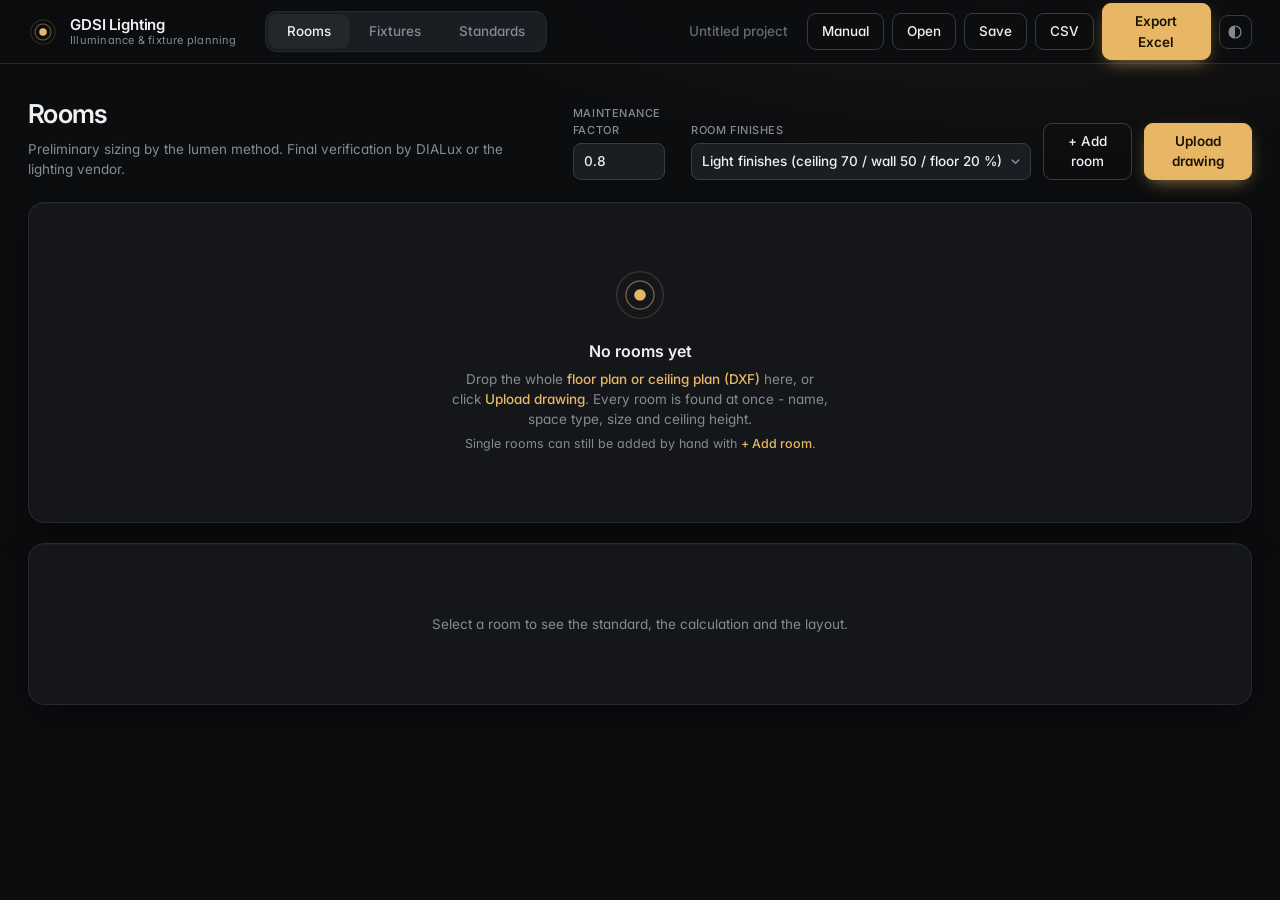
<file: index.html>
<!DOCTYPE html>
<html lang="en">
<head>
<meta charset="utf-8">
<meta name="viewport" content="width=1280">
<title>GDSI Lighting Calculator</title>
<link rel="icon" href="data:image/svg+xml,%3Csvg xmlns='http://www.w3.org/2000/svg' viewBox='0 0 32 32'%3E%3Crect width='32' height='32' rx='8' fill='%2315171a'/%3E%3Ccircle cx='16' cy='16' r='9' fill='none' stroke='%23e7b765' stroke-opacity='.4' stroke-width='1.5'/%3E%3Ccircle cx='16' cy='16' r='4.5' fill='%23e7b765'/%3E%3C/svg%3E">
<script>try { var t = localStorage.getItem("gdsiLighting.theme"); if (t) document.documentElement.setAttribute("data-theme", t); } catch (e) {}</script>
<link rel="preconnect" href="https://fonts.googleapis.com">
<link rel="preconnect" href="https://fonts.gstatic.com" crossorigin>
<link rel="stylesheet" href="https://fonts.googleapis.com/css2?family=Inter:wght@400;500;600;700&display=swap">
<link rel="stylesheet" href="style.css?v=7">
</head>
<body>
<header class="top">
  <div class="brand">
    <svg class="logo" viewBox="0 0 32 32" aria-hidden="true"><circle cx="16" cy="16" r="13" class="l3"/><circle cx="16" cy="16" r="8.5" class="l2"/><circle cx="16" cy="16" r="4" class="l1"/></svg>
    <div class="brand-t"><b>GDSI Lighting</b><span>Illuminance &amp; fixture planning</span></div>
  </div>
  <nav class="tabs" id="tabs">
    <button data-tab="rooms" class="on">Rooms</button>
    <button data-tab="fixtures">Fixtures</button>
    <button data-tab="standards">Standards</button>
  </nav>
  <div class="proj">
    <input id="projName" type="text" placeholder="Untitled project" aria-label="Project name">
    <a id="lnkManual" class="btnlink ghost" href="manual/" target="_blank" rel="noopener" title="User manual (opens in a new tab)">Manual</a>
    <button id="btnOpen" class="ghost">Open</button>
    <button id="btnSave" class="ghost">Save</button>
    <button id="btnCsv" class="ghost" title="Plain CSV schedule">CSV</button>
    <button id="btnXlsx" class="primary" title="Formatted Excel schedule">Export Excel</button>
    <button id="btnTheme" class="icon" title="Switch light / dark" aria-label="Switch light / dark">
      <svg viewBox="0 0 20 20" aria-hidden="true"><path d="M10 2.5a7.5 7.5 0 1 0 0 15z" fill="currentColor"/><circle cx="10" cy="10" r="7.5" fill="none" stroke="currentColor" stroke-width="1.5"/></svg>
    </button>
    <input id="fileOpen" type="file" accept=".json" hidden>
  </div>
</header>

<main>
  <!-- ROOMS -->
  <section id="tab-rooms" class="tab on">
    <div class="head">
      <div class="title">
        <h1>Rooms</h1>
        <p>Preliminary sizing by the lumen method. Final verification by DIALux or the lighting vendor.</p>
      </div>
      <div class="ctl">
        <label>Maintenance factor
          <input id="setMf" type="number" min="0.5" max="1" step="0.05">
        </label>
        <label>Room finishes
          <select id="setRefl"></select>
        </label>
        <button id="btnAdd" class="ghost">+ Add room</button>
        <button id="btnImport" class="primary" title="Floor plan or reflected ceiling plan, DXF">Upload drawing</button>
        <input id="fileDwg" type="file" accept=".dxf,.dwg" hidden>
      </div>
    </div>
    <div id="summary" class="summary"></div>
    <div class="split">
      <div class="left">
        <div class="card tablecard">
          <table class="grid" id="roomTable">
            <thead>
              <tr>
                <th class="c-no">#</th>
                <th>Room name</th>
                <th>Space type</th>
                <th class="c-n">Length<br>(m)</th>
                <th class="c-n">Width<br>(m)</th>
                <th class="c-n">Ceiling<br>(m)</th>
                <th class="c-n">Target<br>(lux)</th>
                <th>Fixture</th>
                <th class="c-n">Qty</th>
                <th class="c-n">Result<br>(lux)</th>
                <th>Check</th>
                <th></th>
              </tr>
            </thead>
            <tbody id="roomBody"></tbody>
          </table>
          <div id="emptyRooms" class="empty">
            <svg viewBox="0 0 48 48" aria-hidden="true"><circle cx="24" cy="24" r="20" class="l3"/><circle cx="24" cy="24" r="12" class="l2"/><circle cx="24" cy="24" r="5" class="l1"/></svg>
            <b>No rooms yet</b>
            <span>Drop the whole <em>floor plan or ceiling plan (DXF)</em> here, or click <em>Upload drawing</em>. Every room is found at once - name, space type, size and ceiling height.</span>
            <span class="hint">Single rooms can still be added by hand with <em>+ Add room</em>.</span>
          </div>
        </div>
      </div>
      <aside class="right card" id="detail"></aside>
    </div>
  </section>

  <!-- FIXTURES -->
  <section id="tab-fixtures" class="tab">
    <div class="head">
      <div class="title">
        <h1>Fixtures</h1>
        <p>Built-in items are generic placeholders. Register the fixtures actually used on site - they appear at the top of the fixture list.</p>
      </div>
      <div class="ctl">
        <button id="btnFxImport" class="ghost">Import fixtures</button>
        <button id="btnFxExport" class="ghost">Export fixtures</button>
        <input id="fileFx" type="file" accept=".json" hidden>
      </div>
    </div>
    <div class="split">
      <div class="left">
        <div class="card tablecard">
          <table class="grid" id="fxTable">
            <thead>
              <tr><th>Name</th><th>Type</th><th class="c-n">Output</th><th class="c-n">Power</th><th class="c-n">lm/W</th><th class="c-n">CCT (K)</th><th class="c-n">CRI</th><th>Status</th><th></th></tr>
            </thead>
            <tbody id="fxBody"></tbody>
          </table>
        </div>
      </div>
      <aside class="right card">
        <h3 id="fxFormTitle">Register a fixture</h3>
        <form id="fxForm" class="form">
          <label>Name / model <input name="name" type="text" required placeholder="e.g. Maker ABC-1234 downlight"></label>
          <label>Type
            <select name="kind">
              <option value="point">Point (downlight, spot, panel, high bay)</option>
              <option value="linear">Linear (batten, pendant line)</option>
              <option value="surface">Surface Light (luminous ceiling)</option>
            </select>
          </label>
          <div class="two">
            <label><span id="lblLm">Luminous flux (lm per fixture)</span> <input name="lm" type="number" min="1" step="any" required></label>
            <label><span id="lblW">Power (W per fixture)</span> <input name="watt" type="number" min="0" step="any" required></label>
            <label>Colour temperature (K) <input name="cct" type="number" min="1000" step="100"></label>
            <label>CRI (Ra) <input name="cri" type="number" min="0" max="100" step="1"></label>
            <label id="rowShr">Max spacing / mounting height <input name="shr" type="number" min="0.5" max="3" step="0.1" placeholder="1.5"></label>
            <label id="rowLen">Length (m) <input name="length" type="number" min="0.1" step="0.1" placeholder="1.2"></label>
          </div>
          <label>Note <input name="note" type="text" placeholder="datasheet link, IP rating, etc."></label>
          <div class="formbtn">
            <button type="submit" class="primary" id="fxSubmit">Register</button>
            <button type="button" class="ghost" id="fxCancel" hidden>Cancel</button>
          </div>
        </form>
      </aside>
    </div>
  </section>

  <!-- STANDARDS -->
  <section id="tab-standards" class="tab">
    <div class="head">
      <div class="title">
        <h1>Standards</h1>
        <p><span class="badge manual">GDSI MANUAL</span> figure from the GDSI 2.0 Guideline.
        <span class="badge supp">IS 3646</span> used only where the manual gives no figure.
        <span class="badge none">ENTER</span> no figure found - the designer enters the target.</p>
      </div>
    </div>
    <div class="card tablecard">
      <table class="grid" id="stdTable">
        <thead><tr><th>Space type</th><th class="c-n">Min</th><th class="c-n">Design</th><th class="c-n">Max</th><th class="c-n">CCT (K)</th><th>Source</th><th>Note</th></tr></thead>
        <tbody id="stdBody"></tbody>
      </table>
    </div>
  </section>
</main>

<!-- DRAWING IMPORT -->
<div id="imp" class="modal" hidden>
  <div class="m-box card" role="dialog" aria-labelledby="impTitle">
    <div class="m-head">
      <div><h2 id="impTitle">Import drawing</h2><p id="impFile" class="hint"></p></div>
      <button class="icon" id="impClose" title="Close" aria-label="Close">&times;</button>
    </div>
    <div class="m-ctl ctl">
      <label>Units
        <select id="impUnit"><option value="0.001">mm</option><option value="0.01">cm</option><option value="1">m</option><option value="0.0254">inch</option><option value="0.3048">feet</option></select>
      </label>
      <label>Find rooms by
        <select id="impMode"><option value="outline">Room outlines (closed polylines)</option><option value="walls">Wall lines + room names</option></select>
      </label>
      <label id="impLayerRow">Outline layer <select id="impLayer"></select></label>
      <label id="impGapRow">Bridge door gaps up to (m) <input id="impGap" type="number" min="0" max="6" step="0.1"></label>
      <label id="impSplitRow" class="chk"><input type="checkbox" id="impSplit" checked> Divide open-plan areas by room names</label>
      <details id="impWallsRow" class="layers"><summary>Wall layers <b id="impWallsN"></b></summary><div id="impWalls"></div></details>
    </div>
    <div class="m-body">
      <div class="m-canvas"><canvas id="impCanvas"></canvas></div>
      <div class="m-list">
        <table class="grid">
          <thead><tr><th class="c-no"><input type="checkbox" id="impAll" title="Select all"></th><th>Room name</th><th>Space type</th><th class="c-n">Area<br>(m²)</th><th class="c-n">L × W<br>(m)</th><th class="c-n">Ceiling<br>(m)</th></tr></thead>
          <tbody id="impBody"></tbody>
        </table>
        <p id="impMsg" class="m-msg"></p>
      </div>
    </div>
    <div class="m-foot">
      <label class="chk"><input type="radio" name="impMerge" value="add" checked> Add to current rooms</label>
      <label class="chk"><input type="radio" name="impMerge" value="replace"> Replace current rooms</label>
      <label class="chk" title="Upload the floor plan first, then the ceiling plan: rooms with the same name take the ceiling height instead of being added twice"><input type="checkbox" id="impUpd" checked> Same name: update the existing room</label>
      <span class="sp"></span>
      <button class="ghost" id="impCancel">Cancel</button>
      <button class="primary" id="impOk">Add rooms</button>
    </div>
  </div>
</div>
<div id="dropHint" class="drop" hidden><div><b>Drop the DXF drawing</b><span>Floor plan or reflected ceiling plan</span></div></div>

<script src="data/standards.js?v=7"></script>
<script src="data/fixtures.js?v=7"></script>
<script src="js/calc.js?v=7"></script>
<script src="js/dxf.js?v=7"></script>
<script src="js/xlsx.js?v=7"></script>
<script src="js/app.js?v=7"></script>
</body>
</html>
</file>
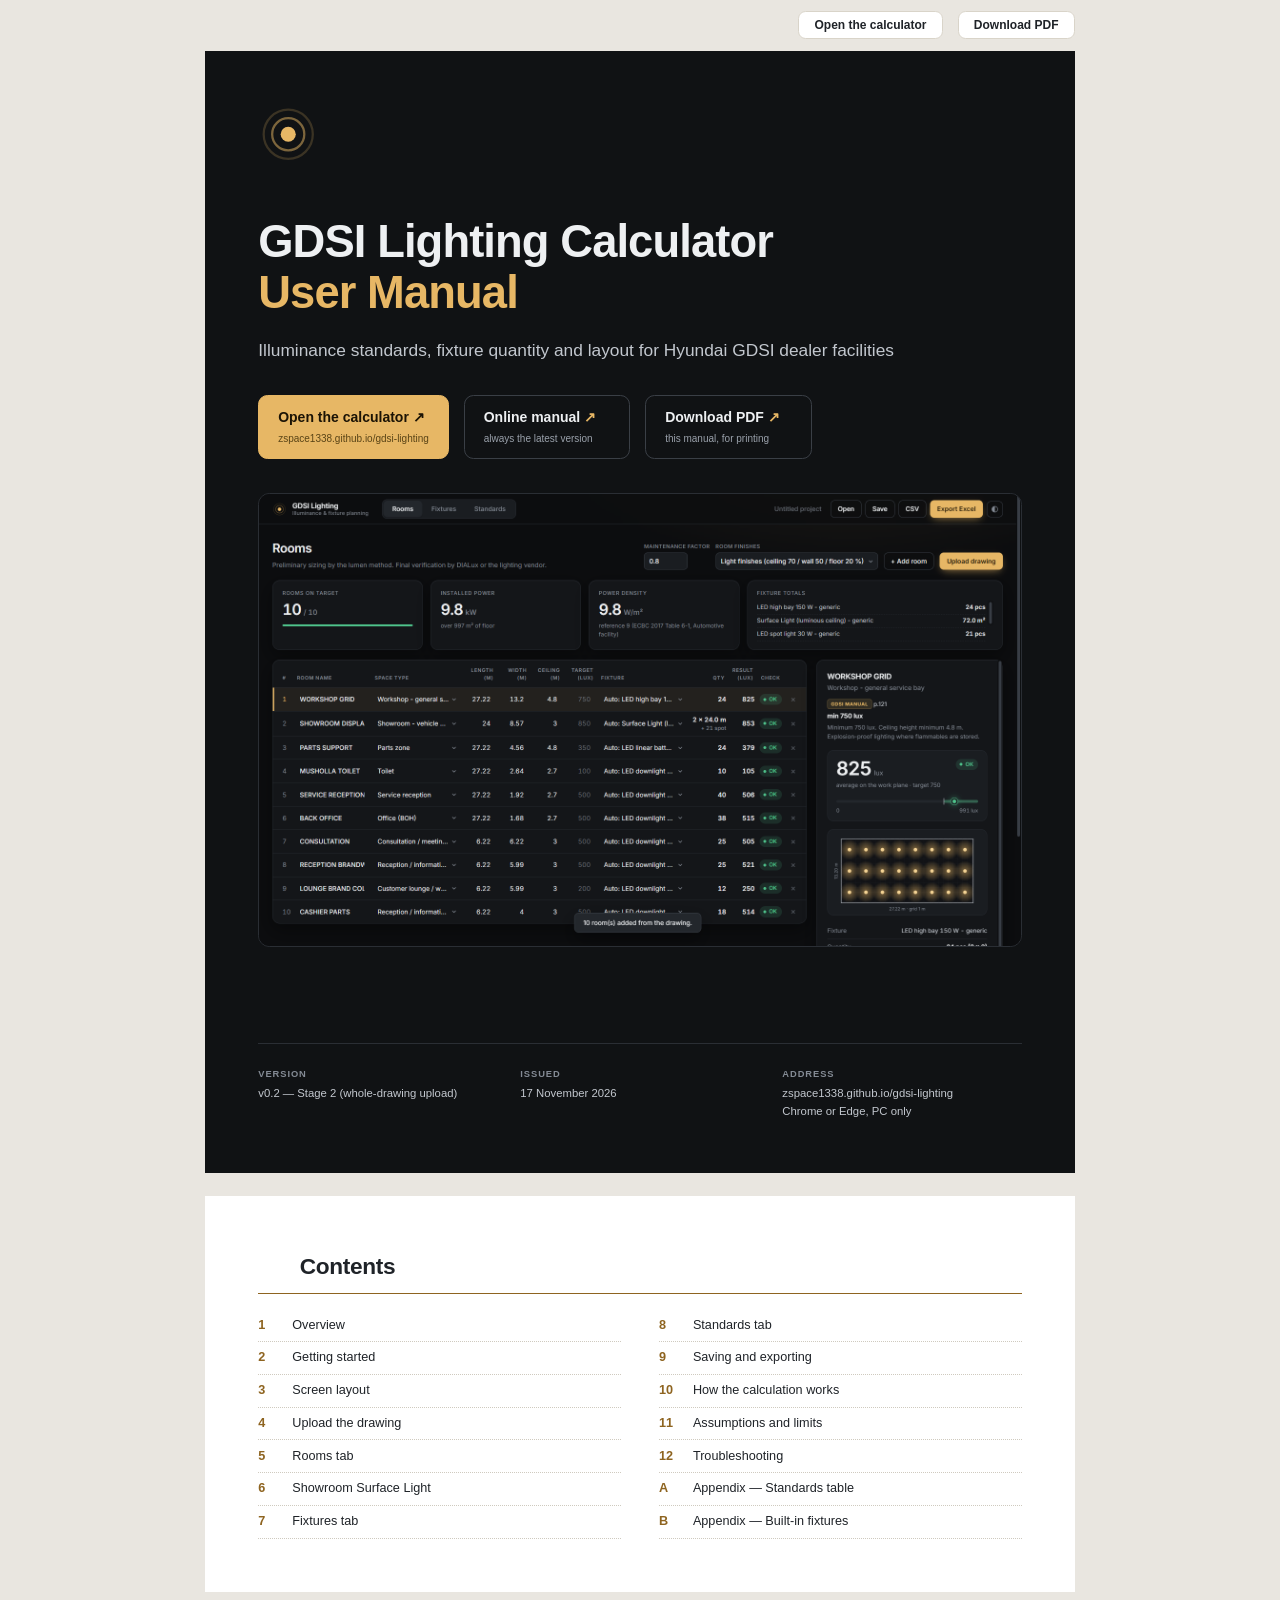
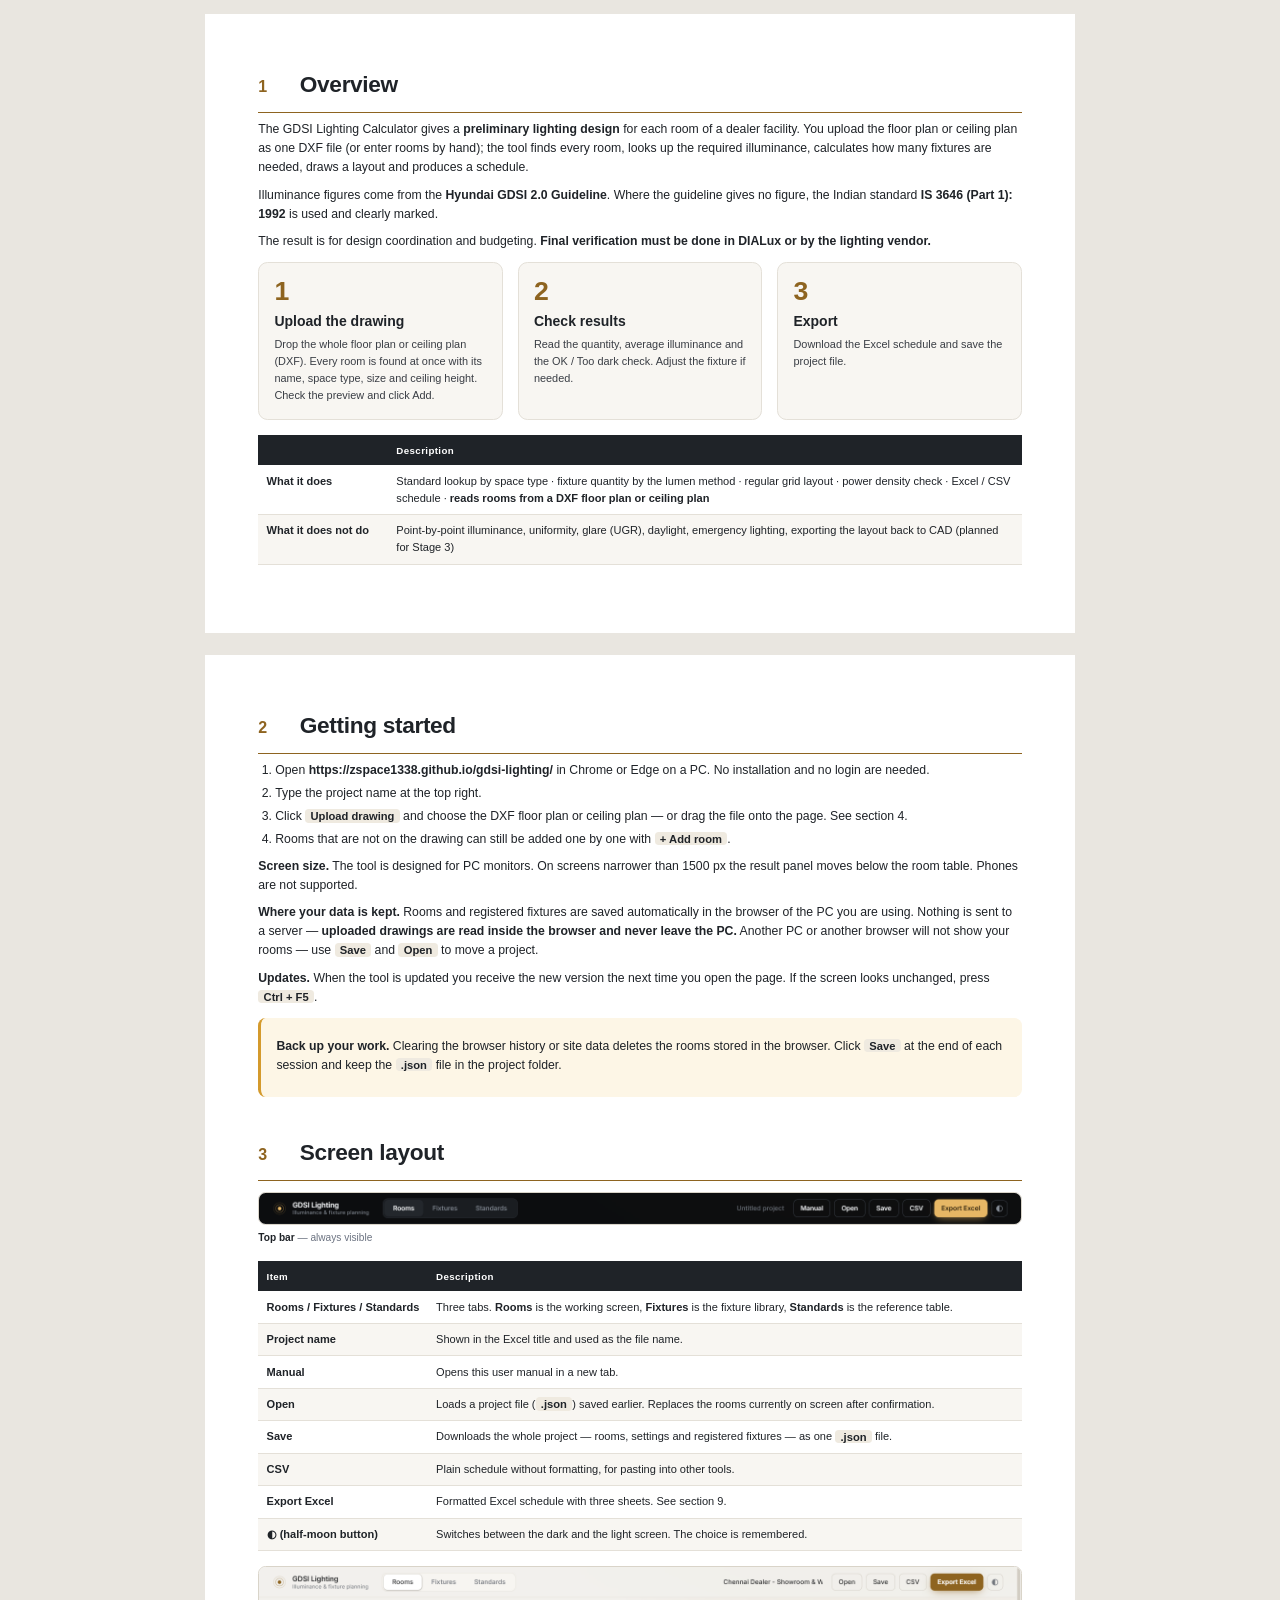
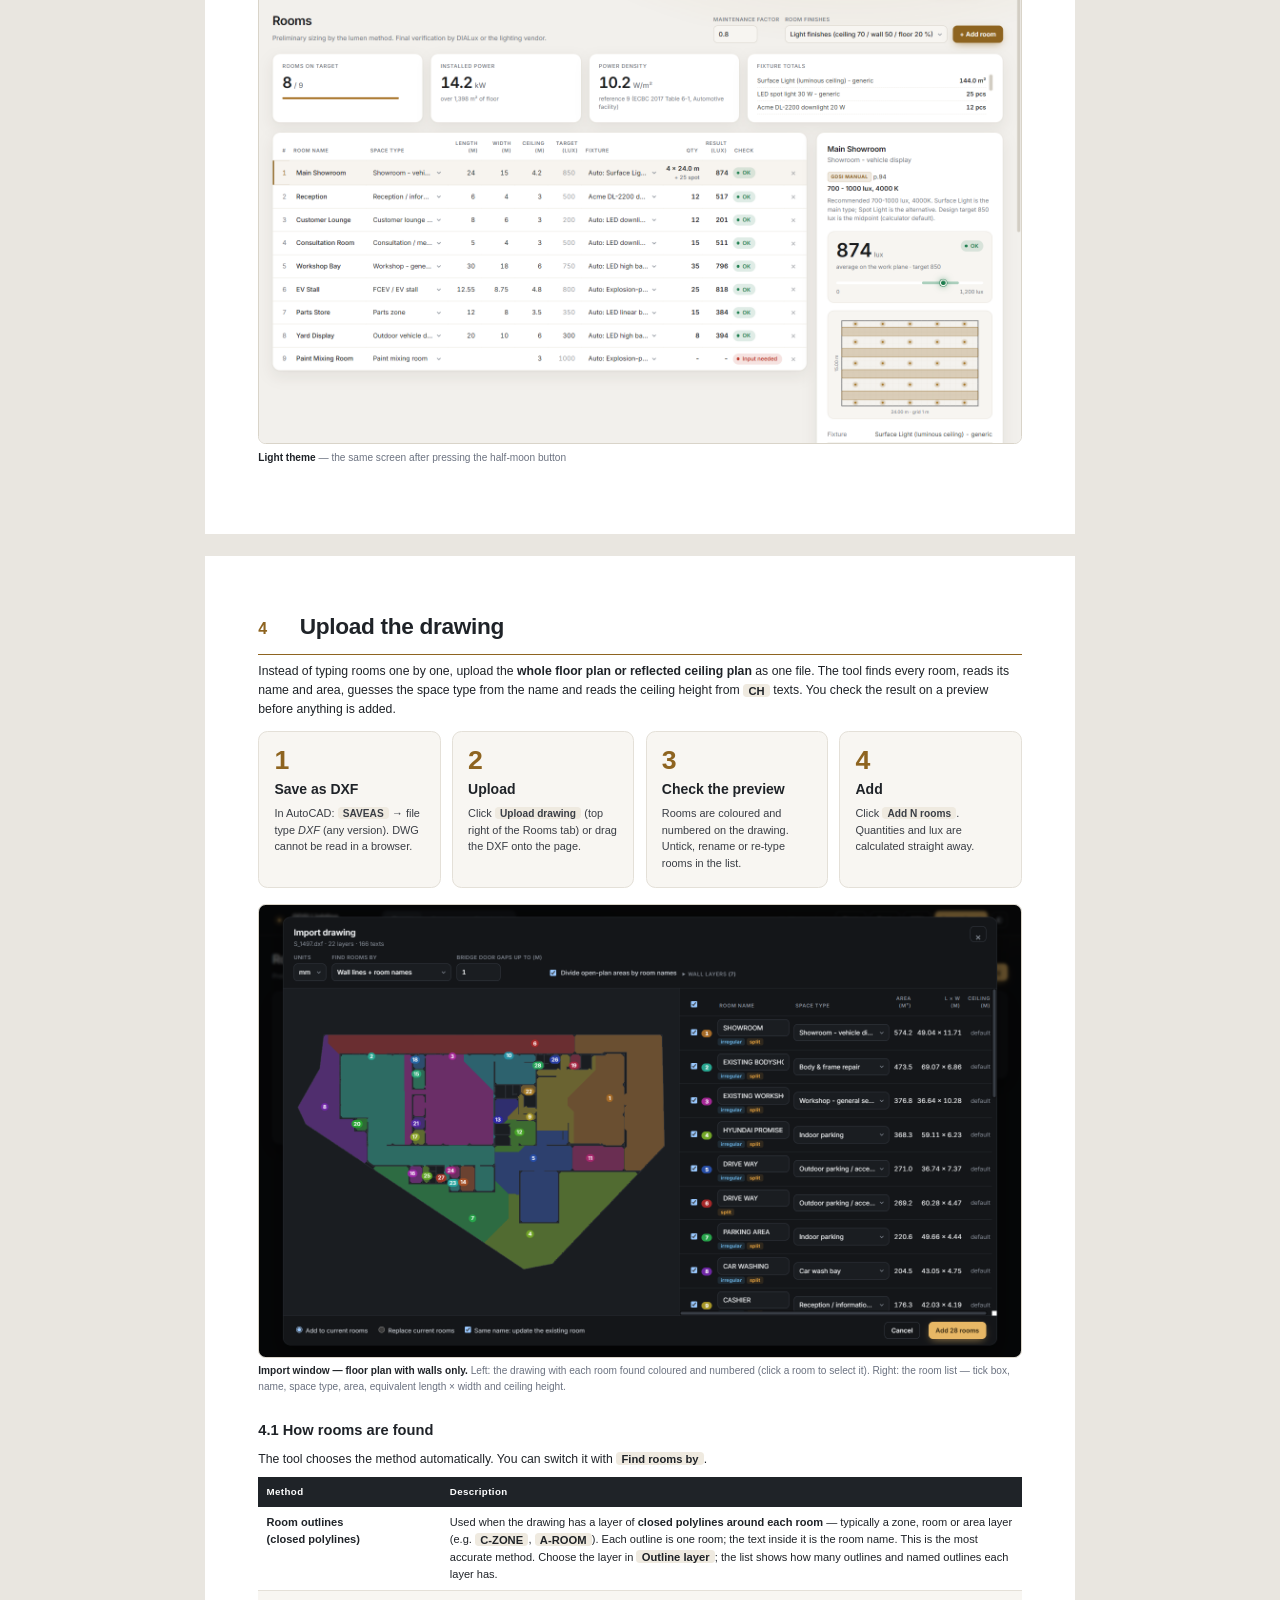
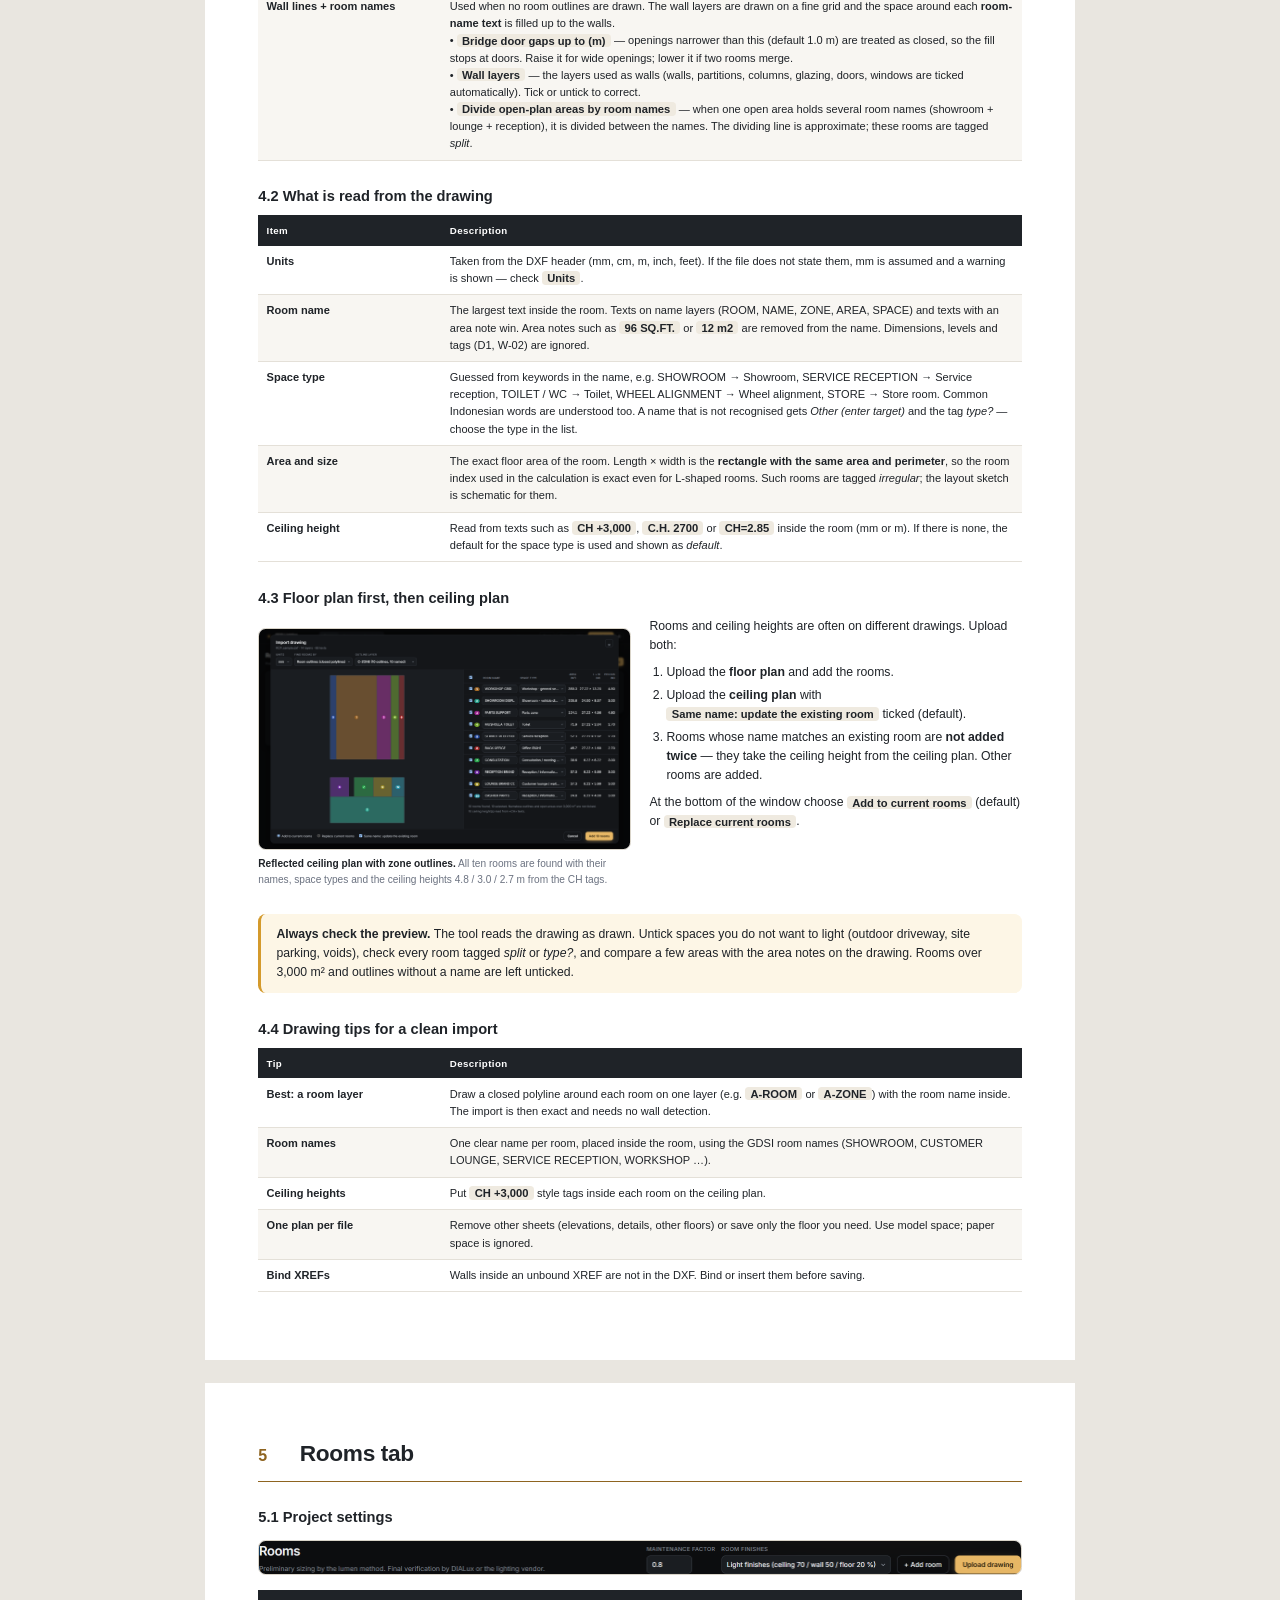
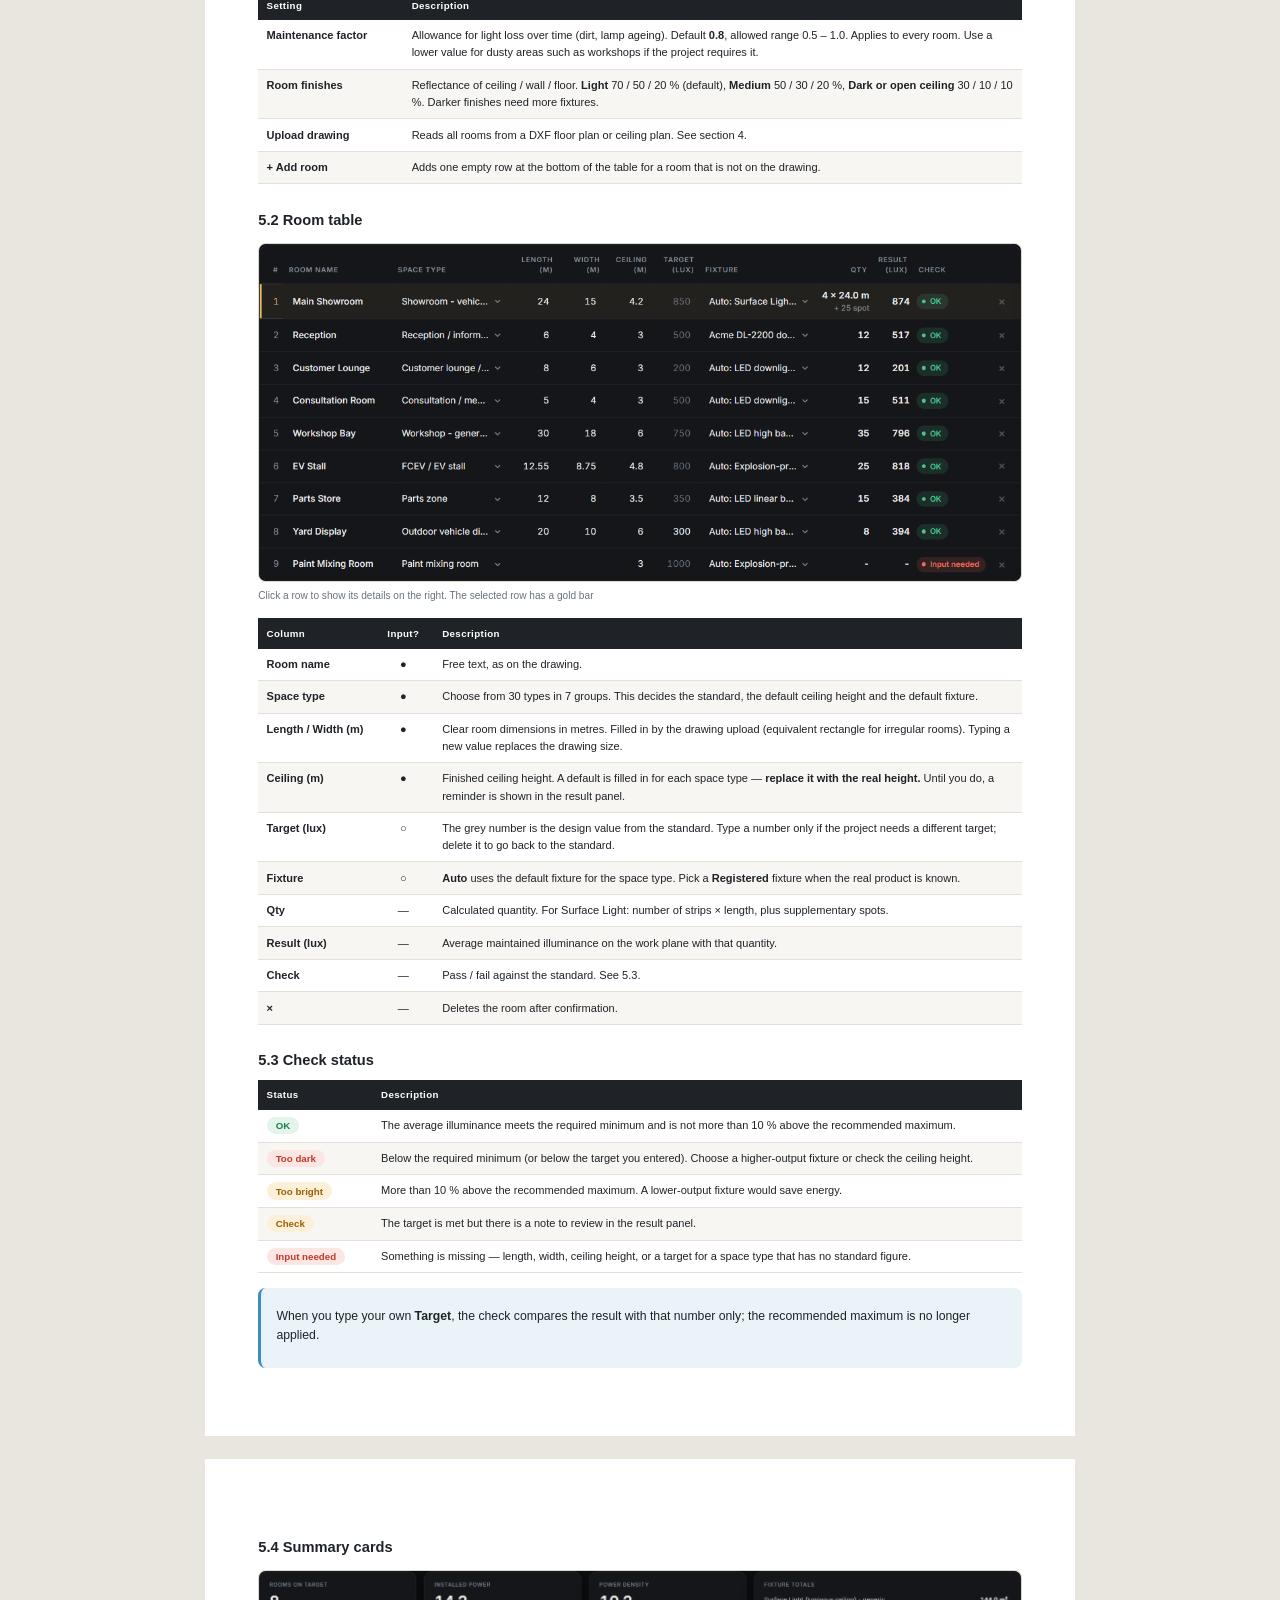
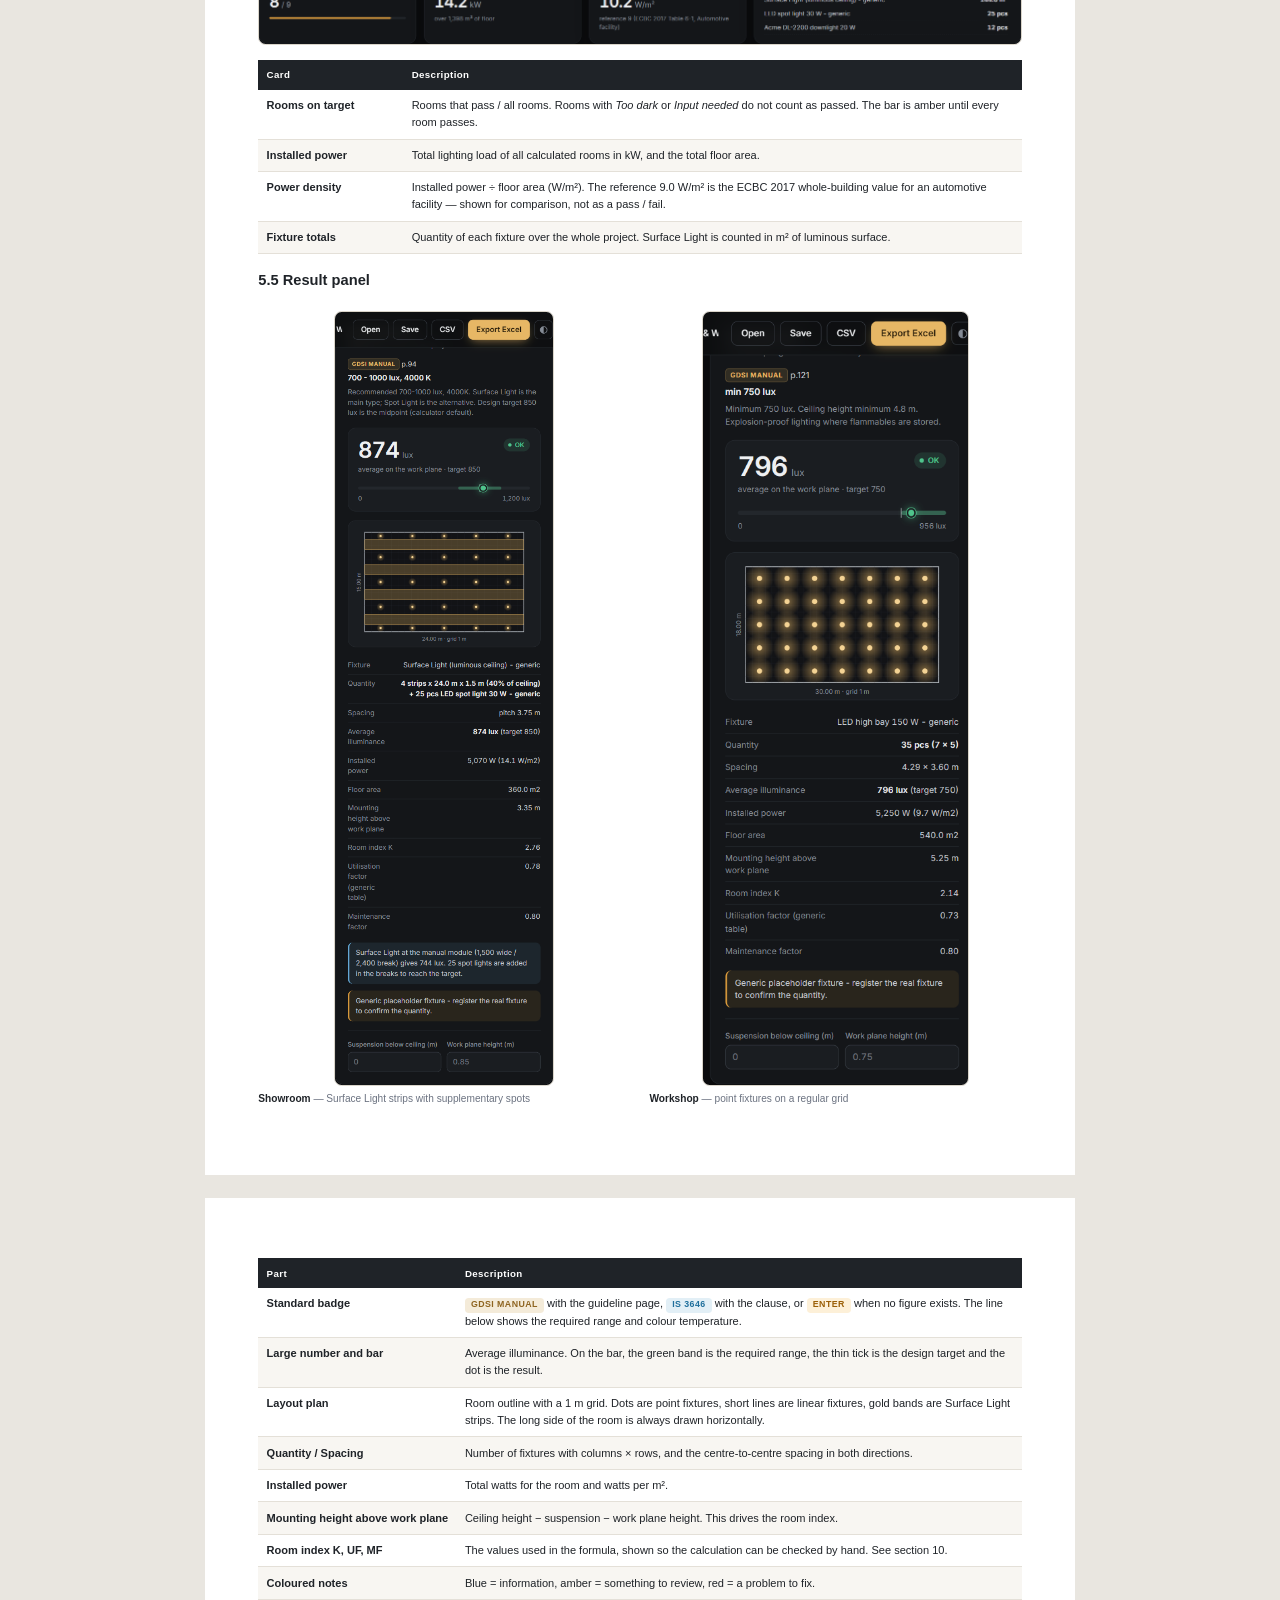
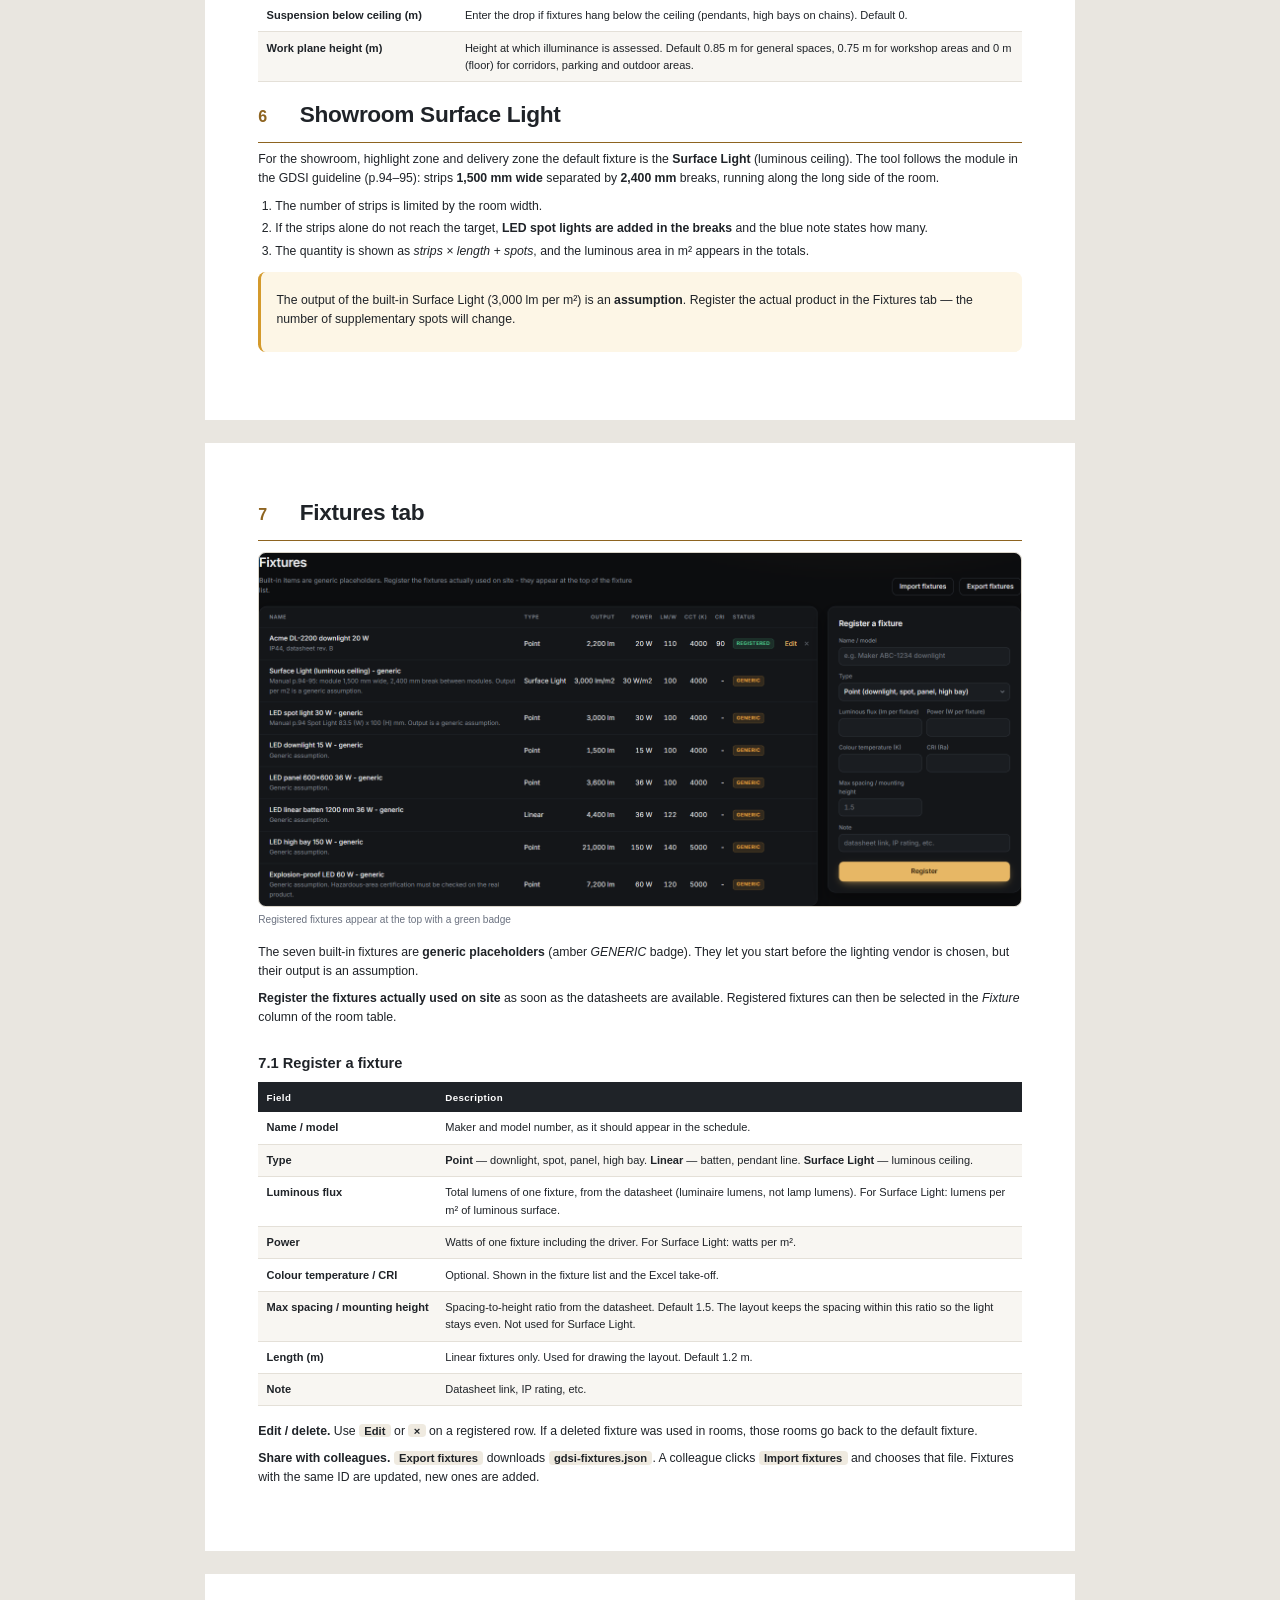
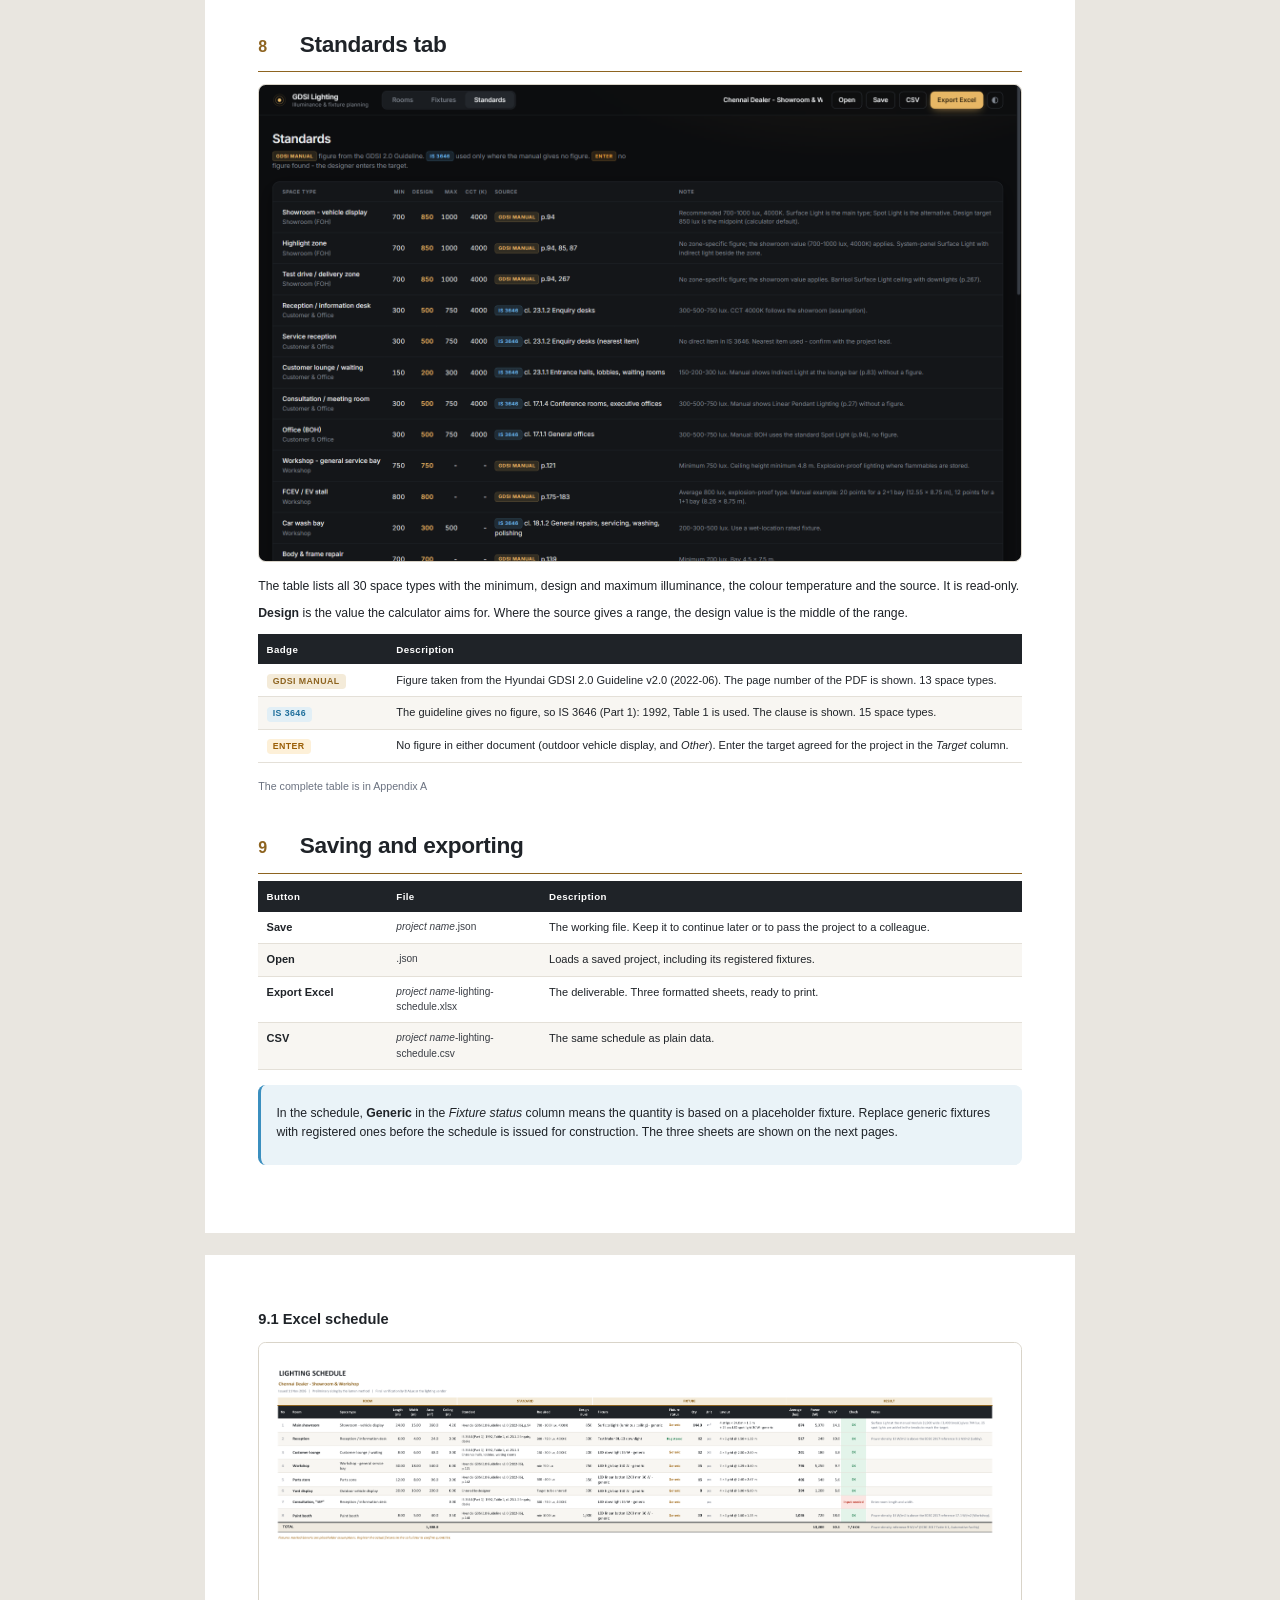
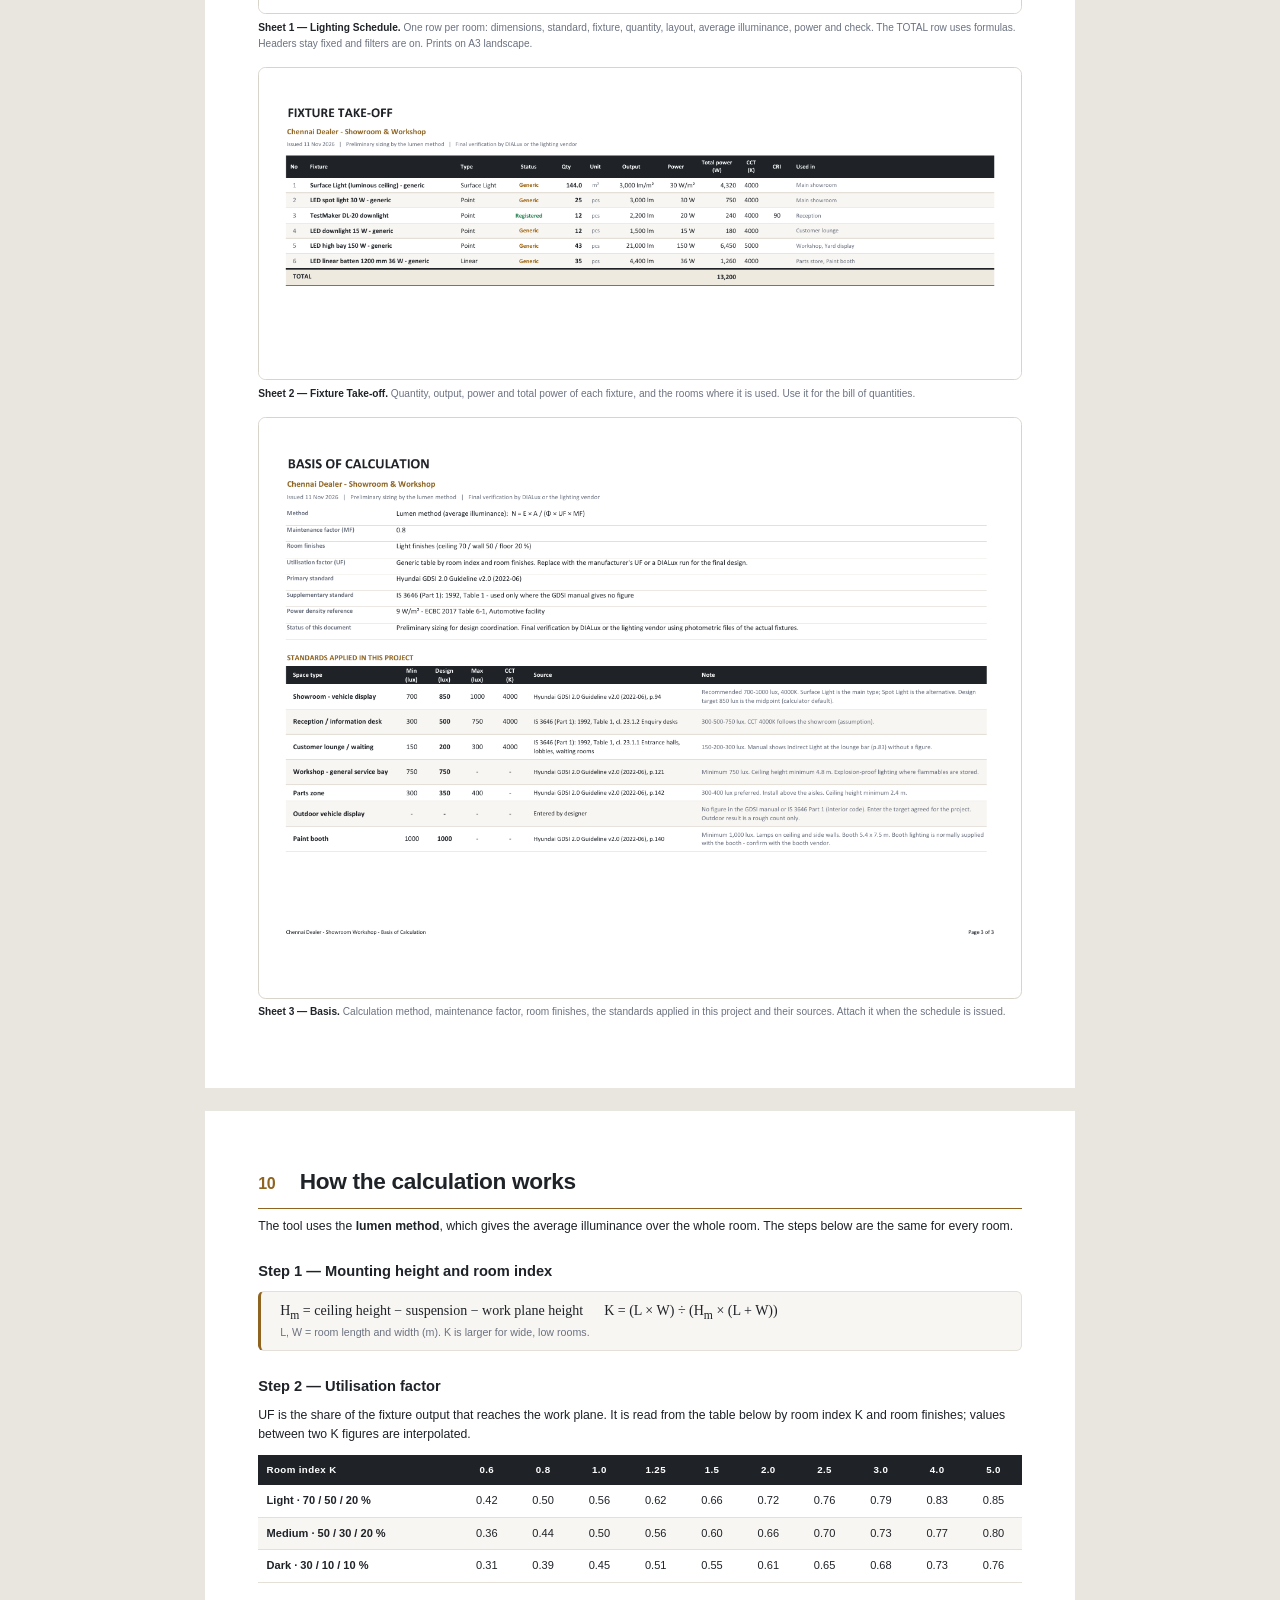
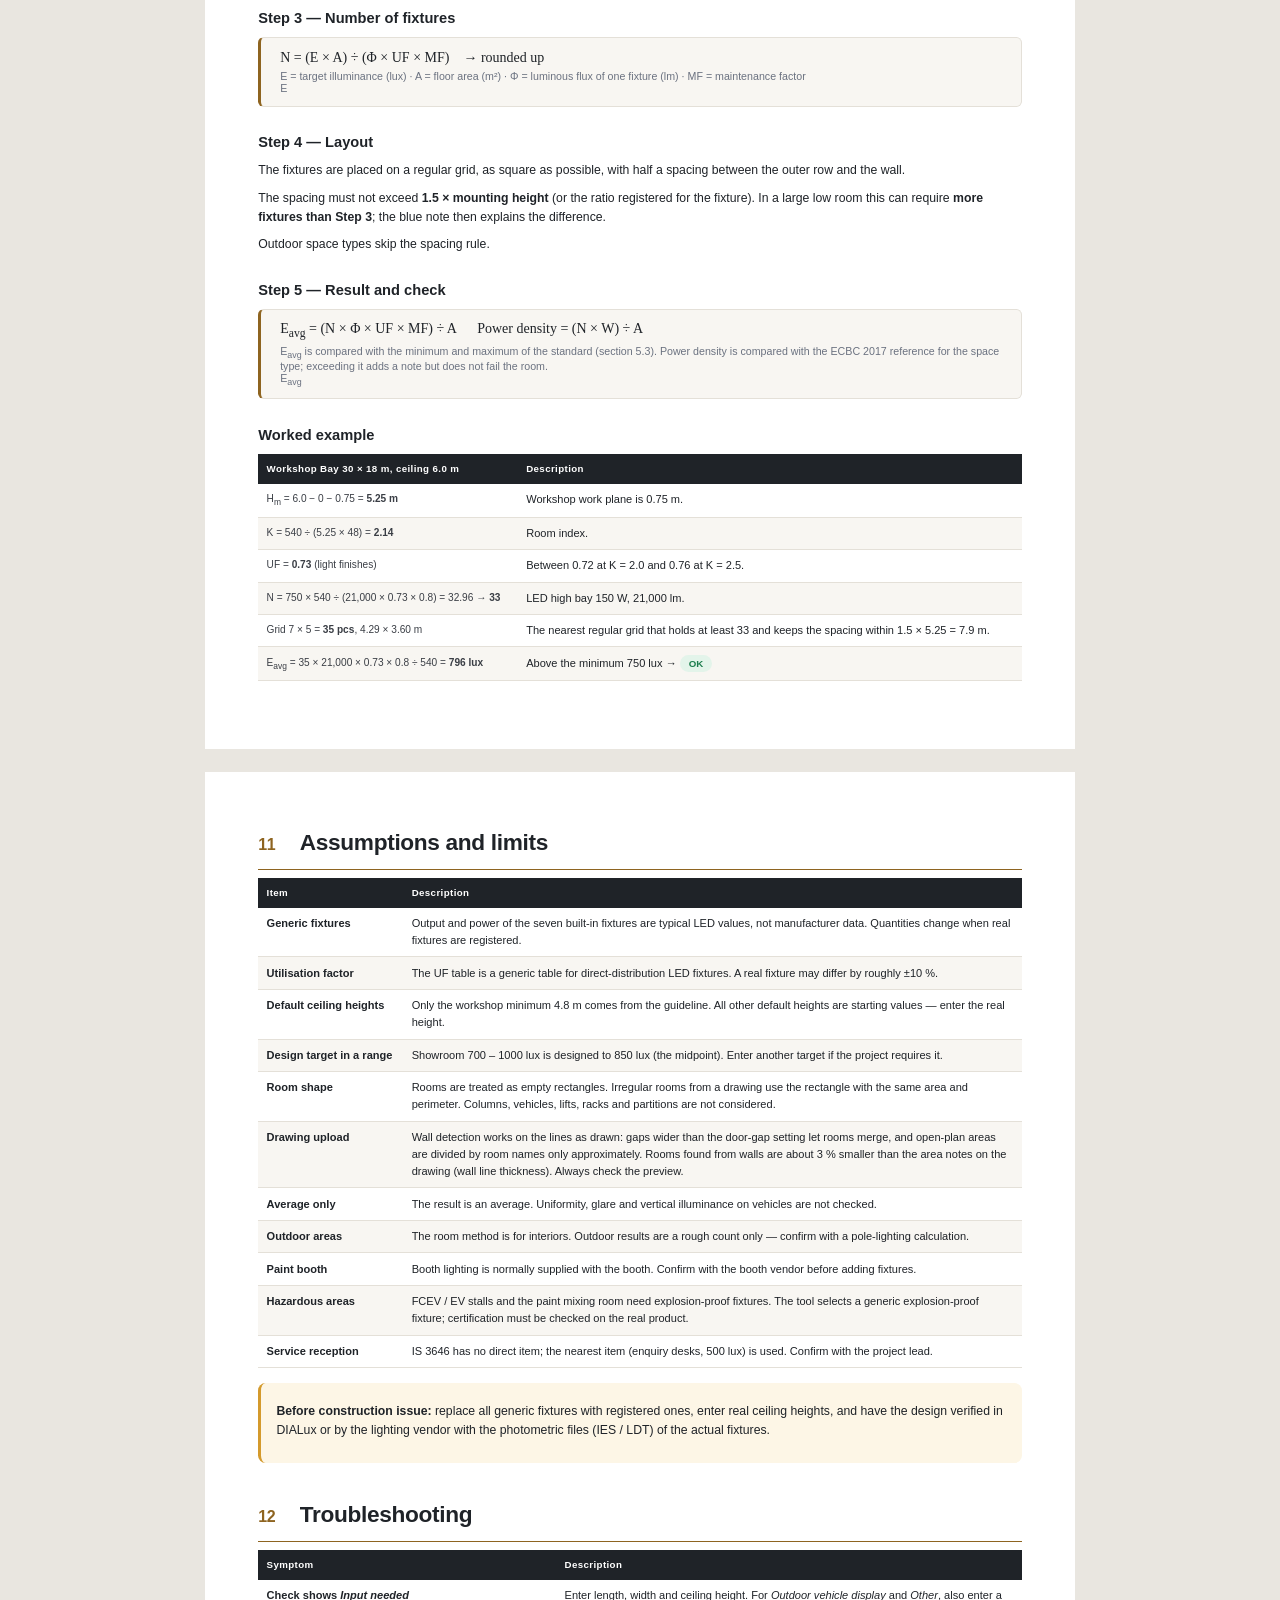
<file: manual/index.html>
<!DOCTYPE html>

<html lang="en">
<head>
<meta charset="utf-8"/>
<title>GDSI Lighting Calculator - User Manual</title>
<style>
@page { size: A4; margin: 17mm 14mm 17mm;
  @bottom-left { content: "GDSI Lighting Calculator  ·  User Manual"; font: 7.5pt "Segoe UI", "Malgun Gothic", sans-serif; color: #8a8f98; }
  @bottom-right { content: counter(page) " / " counter(pages); font: 7.5pt "Segoe UI", sans-serif; color: #8a8f98; } }
@page :first { margin: 0; @bottom-left { content: none; } @bottom-right { content: none; } }
@page wide { size: A4 landscape; margin: 14mm 14mm 16mm; }
section.wide { page: wide; }
h2 { break-after: avoid; }
.two { break-inside: avoid; justify-content: center; }
.two img { width: auto !important; max-width: 100%; max-height: 205mm; margin: 0 auto; }
#stdTable { font-size: 7.7pt; } #stdTable td { padding: 1.25mm 2mm; } #stdTable th { padding: 1.5mm 2mm; }
* { box-sizing: border-box; }
html { -webkit-print-color-adjust: exact; print-color-adjust: exact; }
body { margin: 0; font: 9.2pt/1.55 "Segoe UI", "Malgun Gothic", sans-serif; color: #1f2328; }
:root { --gold: #8e6420; --ink: #1f2328; --mute: #6b7280; --line: #e4e0d8; --paper: #f8f6f2; }

/* cover */
.cover { height: 297mm; padding: 26mm 20mm 20mm; background: #101214; color: #eef0f2; display: flex; flex-direction: column; break-after: page; }
.cover .logo { width: 16mm; height: 16mm; }
.cover h1 { font-size: 34pt; line-height: 1.12; font-weight: 600; letter-spacing: -.02em; margin: 14mm 0 0; }
.cover h1 span { display: block; color: #e7b765; }
.cover .sub { font-size: 13pt; color: #c2c7ce; margin-top: 5mm; }
.cover img { width: 100%; border-radius: 3mm; border: .3mm solid #2a2e34; margin-top: 9mm; }
.cover .golinks { display: flex; gap: 4mm; margin-top: 8mm; }
.cover .go { display: flex; flex-direction: column; gap: .6mm; padding: 3mm 5mm; border-radius: 2.5mm; border: .35mm solid #3a3f46; color: #eef0f2; text-decoration: none; min-width: 44mm; }
.cover .go b { font-size: 10.5pt; font-weight: 600; } .cover .go b::after { content: "  ↗"; color: #e7b765; }
.cover .go span { font-size: 7.5pt; color: #9aa1ab; }
.cover .go.primary { background: #e7b765; border-color: #e7b765; color: #1b1305; } .cover .go.primary b::after { color: #1b1305; } .cover .go.primary span { color: #5a4416; }
.cover .go:hover { border-color: #e7b765; }

.cover .meta { margin-top: auto; display: grid; grid-template-columns: repeat(3, 1fr); gap: 6mm; font-size: 8.5pt; color: #c2c7ce; border-top: .3mm solid #2a2e34; padding-top: 6mm; }
.cover .meta b { display: block; font-size: 7pt; letter-spacing: .1em; text-transform: uppercase; color: #848b95; font-weight: 600; margin-bottom: 1mm; }

/* structure */
section { break-before: page; }
section.flow { break-before: auto; }
h2 { font-size: 17pt; font-weight: 600; letter-spacing: -.015em; margin: 0 0 1.5mm; padding-bottom: 2.5mm; border-bottom: .5mm solid var(--gold); display: flex; align-items: baseline; gap: 3mm; }
h2 .n { color: var(--gold); font-size: 12pt; min-width: 8mm; }
h2 small { font-size: 11pt; font-weight: 500; color: var(--mute); }
h3 { font-size: 11pt; font-weight: 600; margin: 6.5mm 0 2mm; break-after: avoid; }
h3 small { font-weight: 500; color: var(--mute); margin-left: 1.5mm; }
p { margin: 0 0 2.2mm; }
.bi { display: grid; grid-template-columns: 1fr 1fr; gap: 0 7mm; margin: 2mm 0 3mm; }
.bi > div { min-width: 0; }
.bi .ko { border-left: .3mm solid var(--line); padding-left: 7mm; color: #2d3138; }
.tag { display: inline-block; font-size: 6.5pt; font-weight: 700; letter-spacing: .1em; color: var(--gold); margin-bottom: 1mm; }
ul, ol { margin: 0 0 2.2mm; padding-left: 4.5mm; } li { margin-bottom: 1mm; }
code, .ui { font: 600 8.4pt "Segoe UI", sans-serif; background: #efeae0; border-radius: 1mm; padding: .2mm 1.4mm; white-space: nowrap; }
.formula { font: 10.5pt "Cambria Math", Cambria, "Segoe UI", serif; background: var(--paper); border: .3mm solid var(--line); border-left: 1mm solid var(--gold); border-radius: 1.5mm; padding: 3mm 5mm; margin: 2mm 0 3mm; break-inside: avoid; }
.formula small { display: block; font: 8pt "Segoe UI", "Malgun Gothic", sans-serif; color: var(--mute); margin-top: 1.2mm; }

figure { margin: 3mm 0 4mm; break-inside: avoid; }
figure img { display: block; width: 100%; border-radius: 2mm; border: .3mm solid #d9d4c9; }
figcaption { font-size: 7.6pt; color: var(--mute); margin-top: 1.5mm; }
figcaption b { color: var(--ink); }
.two { display: grid; grid-template-columns: 1fr 1fr; gap: 5mm; align-items: start; }
.crop { overflow: hidden; border-radius: 2mm; border: .3mm solid #d9d4c9; } .crop img { border: 0; border-radius: 0; }

table { width: 100%; border-collapse: collapse; margin: 2mm 0 4mm; font-size: 8.3pt; }
th { text-align: left; background: var(--ink); color: #fff; font-size: 7.3pt; font-weight: 600; letter-spacing: .04em; padding: 2mm 2.2mm; vertical-align: bottom; }
td { padding: 1.9mm 2.2mm; border-bottom: .25mm solid var(--line); vertical-align: top; }
tr { break-inside: avoid; } thead { display: table-header-group; }
tbody tr:nth-child(even) td { background: var(--paper); }
td.k { font-weight: 600; white-space: nowrap; } td.c, th.c { text-align: center; white-space: nowrap; } td.s { font-size: 7.6pt; color: #3a3e45; }
.pill { display: inline-block; font-size: 7.3pt; font-weight: 700; border-radius: 3mm; padding: .3mm 2.4mm; white-space: nowrap; }
.ok { color: #1c7d4d; background: #e3f4ea; } .fail { color: #bf3a2c; background: #fbe6e3; } .warn { color: #9a5e06; background: #fdf0d8; }
.badge { display: inline-block; font-size: 6.6pt; font-weight: 700; letter-spacing: .05em; border-radius: 1mm; padding: .2mm 1.6mm; white-space: nowrap; }
.b-man { color: #8e6420; background: #f4ebd9; } .b-is { color: #1f6f9c; background: #e2eff6; } .b-no { color: #9a5e06; background: #fdf0d8; }

.note { border-radius: 2mm; padding: 3mm 4mm; margin: 3mm 0 4mm; background: #fdf6e6; border-left: 1mm solid #d49a2c; break-inside: avoid; }
.note.info { background: #eaf3f8; border-left-color: #3b8fbf; }
.note .bi { margin: 0; } .note .ko { border-left-color: rgba(0,0,0,.1); }
.steps { display: grid; grid-template-columns: repeat(3, 1fr); gap: 4mm; margin: 3mm 0 4mm; }
.step { border: .3mm solid var(--line); border-radius: 2.5mm; padding: 4mm; background: var(--paper); break-inside: avoid; }
.step .no { font-size: 20pt; font-weight: 600; color: var(--gold); line-height: 1; }
.step b { display: block; font-size: 10.5pt; margin: 1.5mm 0 1mm; } .step span { display: block; font-size: 8.2pt; color: #3a3e45; }
.toc { columns: 2; column-gap: 10mm; margin-top: 4mm; font-size: 9.5pt; }
.toc div { display: flex; gap: 3mm; padding: 1.6mm 0; border-bottom: .25mm dotted #cfcabf; break-inside: avoid; }
.toc b { color: var(--gold); min-width: 6mm; } .toc span { color: var(--mute); margin-left: auto; padding-left: 3mm; font-size: 8.4pt; text-align: right; }
.en { margin: 2mm 0 3mm; }
.step span .ui { display: inline; font-size: 7.6pt; }
.flow2 { display: grid; grid-template-columns: repeat(4, 1fr); gap: 3mm; margin: 3mm 0 4mm; }
@media screen { body { max-width: 230mm; margin: 0 auto; background: #e9e6e0; } section, .cover { background: #fff; padding: 14mm; margin: 0 0 6mm; } .cover { background: #101214; } .dl { position: sticky; top: 0; z-index: 9; display: flex; gap: 4mm; justify-content: flex-end; padding: 3mm 0; } .dl a { font: 600 9pt "Segoe UI", sans-serif; color: #1f2328; background: #fff; border: .3mm solid #d9d4c9; border-radius: 2mm; padding: 1.6mm 4mm; text-decoration: none; } }
@media print { .dl { display: none; } }
</style>
</head>
<body>
<div class="dl"><a href="../">Open the calculator</a><a href="GDSI_Lighting_Calculator_User_Manual_v0.2.pdf" download>Download PDF</a></div>
<div class="cover">
<svg class="logo" viewbox="0 0 32 32"><circle cx="16" cy="16" fill="none" r="13" stroke="#e7b765" stroke-opacity=".2" stroke-width="1.2"></circle><circle cx="16" cy="16" fill="none" r="8.5" stroke="#e7b765" stroke-opacity=".5" stroke-width="1.2"></circle><circle cx="16" cy="16" fill="#e7b765" r="4"></circle></svg>
<h1>GDSI Lighting Calculator<span>User Manual</span></h1>
<div class="sub">Illuminance standards, fixture quantity and layout for Hyundai GDSI dealer facilities</div>
<div class="golinks"><a class="go primary" href="https://zspace1338.github.io/gdsi-lighting/" target="_blank" rel="noopener"><b>Open the calculator</b><span>zspace1338.github.io/gdsi-lighting</span></a><a class="go" href="https://zspace1338.github.io/gdsi-lighting/manual/" target="_blank" rel="noopener"><b>Online manual</b><span>always the latest version</span></a><a class="go" href="https://zspace1338.github.io/gdsi-lighting/manual/GDSI_Lighting_Calculator_User_Manual_v0.2.pdf" target="_blank" rel="noopener"><b>Download PDF</b><span>this manual, for printing</span></a></div>
<img alt="" src="img/13-after-import.png"/>
<div class="meta">
<div><b>Version</b>v0.2 — Stage 2 (whole-drawing upload)</div>
<div><b>Issued</b>17 November 2026</div>
<div><b>Address</b>zspace1338.github.io/gdsi-lighting<br/>Chrome or Edge, PC only</div>
</div>
</div>
<!-- CONTENTS -->
<section class="flow">
<h2><span class="n"></span>Contents </h2>
<div class="toc">
<div><b>1</b>Overview</div>
<div><b>2</b>Getting started</div>
<div><b>3</b>Screen layout</div>
<div><b>4</b>Upload the drawing</div>
<div><b>5</b>Rooms tab</div>
<div><b>6</b>Showroom Surface Light</div>
<div><b>7</b>Fixtures tab</div>
<div><b>8</b>Standards tab</div>
<div><b>9</b>Saving and exporting</div>
<div><b>10</b>How the calculation works</div>
<div><b>11</b>Assumptions and limits</div>
<div><b>12</b>Troubleshooting</div>
<div><b>A</b>Appendix — Standards table</div>
<div><b>B</b>Appendix — Built-in fixtures</div>
</div>
</section>
<section>
<h2><span class="n">1</span>Overview </h2>
<div class="en">
<div>
<p>The GDSI Lighting Calculator gives a <b>preliminary lighting design</b> for each room of a dealer facility. You upload the floor plan or ceiling plan as one DXF file (or enter rooms by hand); the tool finds every room, looks up the required illuminance, calculates how many fixtures are needed, draws a layout and produces a schedule.</p>
<p>Illuminance figures come from the <b>Hyundai GDSI 2.0 Guideline</b>. Where the guideline gives no figure, the Indian standard <b>IS 3646 (Part 1): 1992</b> is used and clearly marked.</p>
<p>The result is for design coordination and budgeting. <b>Final verification must be done in DIALux or by the lighting vendor.</b></p>
</div>

</div>
<div class="steps">
<div class="step"><div class="no">1</div><b>Upload the drawing</b><span>Drop the whole floor plan or ceiling plan (DXF). Every room is found at once with its name, space type, size and ceiling height. Check the preview and click Add.</span></div>
<div class="step"><div class="no">2</div><b>Check results</b><span>Read the quantity, average illuminance and the OK / Too dark check. Adjust the fixture if needed.</span></div>
<div class="step"><div class="no">3</div><b>Export</b><span>Download the Excel schedule and save the project file.</span></div>
</div>
<table>
<thead><tr><th style="width:17%"></th><th>Description</th></tr></thead>
<tbody>
<tr><td class="k">What it does</td><td>Standard lookup by space type · fixture quantity by the lumen method · regular grid layout · power density check · Excel / CSV schedule · <b>reads rooms from a DXF floor plan or ceiling plan</b></td></tr>
<tr><td class="k">What it does not do</td><td>Point-by-point illuminance, uniformity, glare (UGR), daylight, emergency lighting, exporting the layout back to CAD (planned for Stage 3)</td></tr>
</tbody>
</table>
</section>
<!-- 2 GETTING STARTED -->
<section>
<h2><span class="n">2</span>Getting started </h2>
<div class="en">
<div>
<ol>
<li>Open <b>https://zspace1338.github.io/gdsi-lighting/</b> in Chrome or Edge on a PC. No installation and no login are needed.</li>
<li>Type the project name at the top right.</li>
<li>Click <span class="ui">Upload drawing</span> and choose the DXF floor plan or ceiling plan — or drag the file onto the page. See section 4.</li>
<li>Rooms that are not on the drawing can still be added one by one with <span class="ui">+ Add room</span>.</li>
</ol>
<p><b>Screen size.</b> The tool is designed for PC monitors. On screens narrower than 1500 px the result panel moves below the room table. Phones are not supported.</p>
<p><b>Where your data is kept.</b> Rooms and registered fixtures are saved automatically in the browser of the PC you are using. Nothing is sent to a server — <b>uploaded drawings are read inside the browser and never leave the PC.</b> Another PC or another browser will not show your rooms — use <span class="ui">Save</span> and <span class="ui">Open</span> to move a project.</p>
<p><b>Updates.</b> When the tool is updated you receive the new version the next time you open the page. If the screen looks unchanged, press <span class="ui">Ctrl + F5</span>.</p>
</div>

</div>
<div class="note">
<div class="en">
<div><b>Back up your work.</b> Clearing the browser history or site data deletes the rooms stored in the browser. Click <span class="ui">Save</span> at the end of each session and keep the <code>.json</code> file in the project folder.</div>

</div>
</div>
<h2 style="margin-top:10mm"><span class="n">3</span>Screen layout </h2>
<figure><img alt="" src="img/02-header.png"/><figcaption><b>Top bar</b> — always visible</figcaption></figure>
<table>
<thead><tr><th style="width:19%">Item</th><th>Description</th></tr></thead>
<tbody>
<tr><td class="k">Rooms / Fixtures / Standards</td><td>Three tabs. <b>Rooms</b> is the working screen, <b>Fixtures</b> is the fixture library, <b>Standards</b> is the reference table.</td></tr>
<tr><td class="k">Project name</td><td>Shown in the Excel title and used as the file name.</td></tr>
<tr><td class="k">Manual</td><td>Opens this user manual in a new tab.</td></tr>
<tr><td class="k">Open</td><td>Loads a project file (<code>.json</code>) saved earlier. Replaces the rooms currently on screen after confirmation.</td></tr>
<tr><td class="k">Save</td><td>Downloads the whole project — rooms, settings and registered fixtures — as one <code>.json</code> file.</td></tr>
<tr><td class="k">CSV</td><td>Plain schedule without formatting, for pasting into other tools.</td></tr>
<tr><td class="k">Export Excel</td><td>Formatted Excel schedule with three sheets. See section 9.</td></tr>
<tr><td class="k">◐ (half-moon button)</td><td>Switches between the dark and the light screen. The choice is remembered.</td></tr>
</tbody>
</table>
<figure><img alt="" src="img/10-light.png"/><figcaption><b>Light theme</b> — the same screen after pressing the half-moon button</figcaption></figure>
</section>

<!-- 4 UPLOAD THE DRAWING -->
<section>
<h2><span class="n">4</span>Upload the drawing </h2>
<div class="en">
<p>Instead of typing rooms one by one, upload the <b>whole floor plan or reflected ceiling plan</b> as one file. The tool finds every room, reads its name and area, guesses the space type from the name and reads the ceiling height from <code>CH</code> texts. You check the result on a preview before anything is added.</p>
</div>
<div class="flow2">
<div class="step"><div class="no">1</div><b>Save as DXF</b><span>In AutoCAD: <span class="ui">SAVEAS</span> → file type <i>DXF</i> (any version). DWG cannot be read in a browser.</span></div>
<div class="step"><div class="no">2</div><b>Upload</b><span>Click <span class="ui">Upload drawing</span> (top right of the Rooms tab) or drag the DXF onto the page.</span></div>
<div class="step"><div class="no">3</div><b>Check the preview</b><span>Rooms are coloured and numbered on the drawing. Untick, rename or re-type rooms in the list.</span></div>
<div class="step"><div class="no">4</div><b>Add</b><span>Click <span class="ui">Add N rooms</span>. Quantities and lux are calculated straight away.</span></div>
</div>
<figure><img alt="" src="img/11-import-plan.png"/><figcaption><b>Import window — floor plan with walls only.</b> Left: the drawing with each room found coloured and numbered (click a room to select it). Right: the room list — tick box, name, space type, area, equivalent length × width and ceiling height.</figcaption></figure>

<h3>4.1 How rooms are found</h3>
<p>The tool chooses the method automatically. You can switch it with <span class="ui">Find rooms by</span>.</p>
<table>
<thead><tr><th style="width:24%">Method</th><th>Description</th></tr></thead>
<tbody>
<tr><td class="k">Room outlines<br/>(closed polylines)</td><td>Used when the drawing has a layer of <b>closed polylines around each room</b> — typically a zone, room or area layer (e.g. <code>C-ZONE</code>, <code>A-ROOM</code>). Each outline is one room; the text inside it is the room name. This is the most accurate method. Choose the layer in <span class="ui">Outline layer</span>; the list shows how many outlines and named outlines each layer has.</td></tr>
<tr><td class="k">Wall lines + room names</td><td>Used when no room outlines are drawn. The wall layers are drawn on a fine grid and the space around each <b>room-name text</b> is filled up to the walls.<br/>• <span class="ui">Bridge door gaps up to (m)</span> — openings narrower than this (default 1.0 m) are treated as closed, so the fill stops at doors. Raise it for wide openings; lower it if two rooms merge.<br/>• <span class="ui">Wall layers</span> — the layers used as walls (walls, partitions, columns, glazing, doors, windows are ticked automatically). Tick or untick to correct.<br/>• <span class="ui">Divide open-plan areas by room names</span> — when one open area holds several room names (showroom + lounge + reception), it is divided between the names. The dividing line is approximate; these rooms are tagged <i>split</i>.</td></tr>
</tbody>
</table>

<h3>4.2 What is read from the drawing</h3>
<table>
<thead><tr><th style="width:24%">Item</th><th>Description</th></tr></thead>
<tbody>
<tr><td class="k">Units</td><td>Taken from the DXF header (mm, cm, m, inch, feet). If the file does not state them, mm is assumed and a warning is shown — check <span class="ui">Units</span>.</td></tr>
<tr><td class="k">Room name</td><td>The largest text inside the room. Texts on name layers (ROOM, NAME, ZONE, AREA, SPACE) and texts with an area note win. Area notes such as <code>96 SQ.FT.</code> or <code>12 m2</code> are removed from the name. Dimensions, levels and tags (D1, W-02) are ignored.</td></tr>
<tr><td class="k">Space type</td><td>Guessed from keywords in the name, e.g. SHOWROOM → Showroom, SERVICE RECEPTION → Service reception, TOILET / WC → Toilet, WHEEL ALIGNMENT → Wheel alignment, STORE → Store room. Common Indonesian words are understood too. A name that is not recognised gets <i>Other (enter target)</i> and the tag <i>type?</i> — choose the type in the list.</td></tr>
<tr><td class="k">Area and size</td><td>The exact floor area of the room. Length × width is the <b>rectangle with the same area and perimeter</b>, so the room index used in the calculation is exact even for L-shaped rooms. Such rooms are tagged <i>irregular</i>; the layout sketch is schematic for them.</td></tr>
<tr><td class="k">Ceiling height</td><td>Read from texts such as <code>CH +3,000</code>, <code>C.H. 2700</code> or <code>CH=2.85</code> inside the room (mm or m). If there is none, the default for the space type is used and shown as <i>default</i>.</td></tr>
</tbody>
</table>

<h3>4.3 Floor plan first, then ceiling plan</h3>
<div class="two">
<figure><img alt="" src="img/12-import-rcp.png"/><figcaption><b>Reflected ceiling plan with zone outlines.</b> All ten rooms are found with their names, space types and the ceiling heights 4.8 / 3.0 / 2.7 m from the CH tags.</figcaption></figure>
<div>
<p>Rooms and ceiling heights are often on different drawings. Upload both:</p>
<ol>
<li>Upload the <b>floor plan</b> and add the rooms.</li>
<li>Upload the <b>ceiling plan</b> with <span class="ui">Same name: update the existing room</span> ticked (default).</li>
<li>Rooms whose name matches an existing room are <b>not added twice</b> — they take the ceiling height from the ceiling plan. Other rooms are added.</li>
</ol>
<p>At the bottom of the window choose <span class="ui">Add to current rooms</span> (default) or <span class="ui">Replace current rooms</span>.</p>
</div>
</div>
<div class="note">
<b>Always check the preview.</b> The tool reads the drawing as drawn. Untick spaces you do not want to light (outdoor driveway, site parking, voids), check every room tagged <i>split</i> or <i>type?</i>, and compare a few areas with the area notes on the drawing. Rooms over 3,000 m² and outlines without a name are left unticked.
</div>

<h3>4.4 Drawing tips for a clean import</h3>
<table>
<thead><tr><th style="width:24%">Tip</th><th>Description</th></tr></thead>
<tbody>
<tr><td class="k">Best: a room layer</td><td>Draw a closed polyline around each room on one layer (e.g. <code>A-ROOM</code> or <code>A-ZONE</code>) with the room name inside. The import is then exact and needs no wall detection.</td></tr>
<tr><td class="k">Room names</td><td>One clear name per room, placed inside the room, using the GDSI room names (SHOWROOM, CUSTOMER LOUNGE, SERVICE RECEPTION, WORKSHOP …).</td></tr>
<tr><td class="k">Ceiling heights</td><td>Put <code>CH +3,000</code> style tags inside each room on the ceiling plan.</td></tr>
<tr><td class="k">One plan per file</td><td>Remove other sheets (elevations, details, other floors) or save only the floor you need. Use model space; paper space is ignored.</td></tr>
<tr><td class="k">Bind XREFs</td><td>Walls inside an unbound XREF are not in the DXF. Bind or insert them before saving.</td></tr>
</tbody>
</table>
</section>
<!-- 4 ROOMS -->
<section>
<h2><span class="n">5</span>Rooms tab </h2>
<h3>5.1 Project settings </h3>
<figure><img alt="" src="img/03-controls.png"/></figure>
<table>
<thead><tr><th style="width:19%">Setting</th><th>Description</th></tr></thead>
<tbody>
<tr><td class="k">Maintenance factor</td><td>Allowance for light loss over time (dirt, lamp ageing). Default <b>0.8</b>, allowed range 0.5 – 1.0. Applies to every room. Use a lower value for dusty areas such as workshops if the project requires it.</td></tr>
<tr><td class="k">Room finishes</td><td>Reflectance of ceiling / wall / floor. <b>Light</b> 70 / 50 / 20 % (default), <b>Medium</b> 50 / 30 / 20 %, <b>Dark or open ceiling</b> 30 / 10 / 10 %. Darker finishes need more fixtures.</td></tr>
<tr><td class="k">Upload drawing</td><td>Reads all rooms from a DXF floor plan or ceiling plan. See section 4.</td></tr>
<tr><td class="k">+ Add room</td><td>Adds one empty row at the bottom of the table for a room that is not on the drawing.</td></tr>
</tbody>
</table>
<h3>5.2 Room table </h3>
<figure><img alt="" src="img/05-table.png"/><figcaption>Click a row to show its details on the right. The selected row has a gold bar</figcaption></figure>
<table>
<thead><tr><th style="width:15%">Column</th><th class="c" style="width:8%">Input?</th><th>Description</th></tr></thead>
<tbody>
<tr><td class="k">Room name</td><td class="c">●</td><td>Free text, as on the drawing.</td></tr>
<tr><td class="k">Space type</td><td class="c">●</td><td>Choose from 30 types in 7 groups. This decides the standard, the default ceiling height and the default fixture.</td></tr>
<tr><td class="k">Length / Width (m)</td><td class="c">●</td><td>Clear room dimensions in metres. Filled in by the drawing upload (equivalent rectangle for irregular rooms). Typing a new value replaces the drawing size.</td></tr>
<tr><td class="k">Ceiling (m)</td><td class="c">●</td><td>Finished ceiling height. A default is filled in for each space type — <b>replace it with the real height.</b> Until you do, a reminder is shown in the result panel.</td></tr>
<tr><td class="k">Target (lux)</td><td class="c">○</td><td>The grey number is the design value from the standard. Type a number only if the project needs a different target; delete it to go back to the standard.</td></tr>
<tr><td class="k">Fixture</td><td class="c">○</td><td><b>Auto</b> uses the default fixture for the space type. Pick a <b>Registered</b> fixture when the real product is known.</td></tr>
<tr><td class="k">Qty</td><td class="c">—</td><td>Calculated quantity. For Surface Light: number of strips × length, plus supplementary spots.</td></tr>
<tr><td class="k">Result (lux)</td><td class="c">—</td><td>Average maintained illuminance on the work plane with that quantity.</td></tr>
<tr><td class="k">Check</td><td class="c">—</td><td>Pass / fail against the standard. See 5.3.</td></tr>
<tr><td class="k">×</td><td class="c">—</td><td>Deletes the room after confirmation.</td></tr>
</tbody>
</table>
<h3>5.3 Check status </h3>
<table>
<thead><tr><th style="width:15%">Status</th><th>Description</th></tr></thead>
<tbody>
<tr><td><span class="pill ok">OK</span></td><td>The average illuminance meets the required minimum and is not more than 10 % above the recommended maximum.</td></tr>
<tr><td><span class="pill fail">Too dark</span></td><td>Below the required minimum (or below the target you entered). Choose a higher-output fixture or check the ceiling height.</td></tr>
<tr><td><span class="pill warn">Too bright</span></td><td>More than 10 % above the recommended maximum. A lower-output fixture would save energy.</td></tr>
<tr><td><span class="pill warn">Check</span></td><td>The target is met but there is a note to review in the result panel.</td></tr>
<tr><td><span class="pill fail">Input needed</span></td><td>Something is missing — length, width, ceiling height, or a target for a space type that has no standard figure.</td></tr>
</tbody>
</table>
<div class="note info">
<div class="en">
<div>When you type your own <b>Target</b>, the check compares the result with that number only; the recommended maximum is no longer applied.</div>

</div>
</div>
</section>
<section class="flow">
<h3>5.4 Summary cards </h3>
<figure><img alt="" src="img/04-kpi.png"/></figure>
<table>
<thead><tr><th style="width:19%">Card</th><th>Description</th></tr></thead>
<tbody>
<tr><td class="k">Rooms on target</td><td>Rooms that pass / all rooms. Rooms with <i>Too dark</i> or <i>Input needed</i> do not count as passed. The bar is amber until every room passes.</td></tr>
<tr><td class="k">Installed power</td><td>Total lighting load of all calculated rooms in kW, and the total floor area.</td></tr>
<tr><td class="k">Power density</td><td>Installed power ÷ floor area (W/m²). The reference 9.0 W/m² is the ECBC 2017 whole-building value for an automotive facility — shown for comparison, not as a pass / fail.</td></tr>
<tr><td class="k">Fixture totals</td><td>Quantity of each fixture over the whole project. Surface Light is counted in m² of luminous surface.</td></tr>
</tbody>
</table>
<h3 style="break-before:page;margin-top:0">5.5 Result panel </h3>
<div class="two">
<figure><img alt="" src="img/06-detail-showroom.png"/><figcaption><b>Showroom</b> — Surface Light strips with supplementary spots</figcaption></figure>
<figure><img alt="" src="img/07-detail-workshop.png"/><figcaption><b>Workshop</b> — point fixtures on a regular grid</figcaption></figure>
</div>
</section>
<section>
<table>
<thead><tr><th style="width:21%">Part</th><th>Description</th></tr></thead>
<tbody>
<tr><td class="k">Standard badge</td><td><span class="badge b-man">GDSI MANUAL</span> with the guideline page, <span class="badge b-is">IS 3646</span> with the clause, or <span class="badge b-no">ENTER</span> when no figure exists. The line below shows the required range and colour temperature.</td></tr>
<tr><td class="k">Large number and bar</td><td>Average illuminance. On the bar, the green band is the required range, the thin tick is the design target and the dot is the result.</td></tr>
<tr><td class="k">Layout plan</td><td>Room outline with a 1 m grid. Dots are point fixtures, short lines are linear fixtures, gold bands are Surface Light strips. The long side of the room is always drawn horizontally.</td></tr>
<tr><td class="k">Quantity / Spacing</td><td>Number of fixtures with columns × rows, and the centre-to-centre spacing in both directions.</td></tr>
<tr><td class="k">Installed power</td><td>Total watts for the room and watts per m².</td></tr>
<tr><td class="k">Mounting height above work plane</td><td>Ceiling height − suspension − work plane height. This drives the room index.</td></tr>
<tr><td class="k">Room index K, UF, MF</td><td>The values used in the formula, shown so the calculation can be checked by hand. See section 10.</td></tr>
<tr><td class="k">Coloured notes</td><td>Blue = information, amber = something to review, red = a problem to fix.</td></tr>
<tr><td class="k">Suspension below ceiling (m)</td><td>Enter the drop if fixtures hang below the ceiling (pendants, high bays on chains). Default 0.</td></tr>
<tr><td class="k">Work plane height (m)</td><td>Height at which illuminance is assessed. Default 0.85 m for general spaces, 0.75 m for workshop areas and 0 m (floor) for corridors, parking and outdoor areas.</td></tr>
</tbody>
</table>
<h2 style="break-before:page"><span class="n">6</span>Showroom Surface Light </h2>
<div class="en">
<div>
<p>For the showroom, highlight zone and delivery zone the default fixture is the <b>Surface Light</b> (luminous ceiling). The tool follows the module in the GDSI guideline (p.94–95): strips <b>1,500 mm wide</b> separated by <b>2,400 mm</b> breaks, running along the long side of the room.</p>
<ol>
<li>The number of strips is limited by the room width.</li>
<li>If the strips alone do not reach the target, <b>LED spot lights are added in the breaks</b> and the blue note states how many.</li>
<li>The quantity is shown as <i>strips × length + spots</i>, and the luminous area in m² appears in the totals.</li>
</ol>
</div>

</div>
<div class="note">
<div class="en">
<div>The output of the built-in Surface Light (3,000 lm per m²) is an <b>assumption</b>. Register the actual product in the Fixtures tab — the number of supplementary spots will change.</div>

</div>
</div>
</section>
<!-- 6 FIXTURES -->
<section>
<h2><span class="n">7</span>Fixtures tab </h2>
<figure><img alt="" src="img/08-fixtures.png"/><figcaption>Registered fixtures appear at the top with a green badge</figcaption></figure>
<div class="en">
<div>
<p>The seven built-in fixtures are <b>generic placeholders</b> (amber <i>GENERIC</i> badge). They let you start before the lighting vendor is chosen, but their output is an assumption.</p>
<p><b>Register the fixtures actually used on site</b> as soon as the datasheets are available. Registered fixtures can then be selected in the <i>Fixture</i> column of the room table.</p>
</div>

</div>
<h3>7.1 Register a fixture </h3>
<table>
<thead><tr><th style="width:21%">Field</th><th>Description</th></tr></thead>
<tbody>
<tr><td class="k">Name / model</td><td>Maker and model number, as it should appear in the schedule.</td></tr>
<tr><td class="k">Type</td><td><b>Point</b> — downlight, spot, panel, high bay. <b>Linear</b> — batten, pendant line. <b>Surface Light</b> — luminous ceiling.</td></tr>
<tr><td class="k">Luminous flux</td><td>Total lumens of one fixture, from the datasheet (luminaire lumens, not lamp lumens). For Surface Light: lumens per m² of luminous surface.</td></tr>
<tr><td class="k">Power</td><td>Watts of one fixture including the driver. For Surface Light: watts per m².</td></tr>
<tr><td class="k">Colour temperature / CRI</td><td>Optional. Shown in the fixture list and the Excel take-off.</td></tr>
<tr><td class="k">Max spacing / mounting height</td><td>Spacing-to-height ratio from the datasheet. Default 1.5. The layout keeps the spacing within this ratio so the light stays even. Not used for Surface Light.</td></tr>
<tr><td class="k">Length (m)</td><td>Linear fixtures only. Used for drawing the layout. Default 1.2 m.</td></tr>
<tr><td class="k">Note</td><td>Datasheet link, IP rating, etc.</td></tr>
</tbody>
</table>
<div class="en">
<div>
<p><b>Edit / delete.</b> Use <span class="ui">Edit</span> or <span class="ui">×</span> on a registered row. If a deleted fixture was used in rooms, those rooms go back to the default fixture.</p>
<p><b>Share with colleagues.</b> <span class="ui">Export fixtures</span> downloads <code>gdsi-fixtures.json</code>. A colleague clicks <span class="ui">Import fixtures</span> and chooses that file. Fixtures with the same ID are updated, new ones are added.</p>
</div>

</div>
</section>
<!-- 7 STANDARDS -->
<section>
<h2><span class="n">8</span>Standards tab </h2>
<figure><img alt="" src="img/09-standards.png"/></figure>
<div class="en">
<div>
<p>The table lists all 30 space types with the minimum, design and maximum illuminance, the colour temperature and the source. It is read-only.</p>
<p><b>Design</b> is the value the calculator aims for. Where the source gives a range, the design value is the middle of the range.</p>
</div>

</div>
<table>
<thead><tr><th style="width:17%">Badge</th><th>Description</th></tr></thead>
<tbody>
<tr><td><span class="badge b-man">GDSI MANUAL</span></td><td>Figure taken from the Hyundai GDSI 2.0 Guideline v2.0 (2022-06). The page number of the PDF is shown. 13 space types.</td></tr>
<tr><td><span class="badge b-is">IS 3646</span></td><td>The guideline gives no figure, so IS 3646 (Part 1): 1992, Table 1 is used. The clause is shown. 15 space types.</td></tr>
<tr><td><span class="badge b-no">ENTER</span></td><td>No figure in either document (outdoor vehicle display, and <i>Other</i>). Enter the target agreed for the project in the <i>Target</i> column.</td></tr>
</tbody>
</table>
<p style="font-size:8pt;color:#6b7280">The complete table is in Appendix A</p>
<h2 style="margin-top:9mm"><span class="n">9</span>Saving and exporting </h2>
<table>
<thead><tr><th style="width:17%">Button</th><th style="width:20%">File</th><th>Description</th></tr></thead>
<tbody>
<tr><td class="k">Save</td><td class="s"><i>project name</i>.json</td><td>The working file. Keep it to continue later or to pass the project to a colleague.</td></tr>
<tr><td class="k">Open</td><td class="s">.json</td><td>Loads a saved project, including its registered fixtures.</td></tr>
<tr><td class="k">Export Excel</td><td class="s"><i>project name</i>-lighting-schedule.xlsx</td><td>The deliverable. Three formatted sheets, ready to print.</td></tr>
<tr><td class="k">CSV</td><td class="s"><i>project name</i>-lighting-schedule.csv</td><td>The same schedule as plain data.</td></tr>
</tbody>
</table>
<div class="note info">
<div class="en">
<div>In the schedule, <b>Generic</b> in the <i>Fixture status</i> column means the quantity is based on a placeholder fixture. Replace generic fixtures with registered ones before the schedule is issued for construction. The three sheets are shown on the next pages.</div>

</div>
</div>
</section>
<section class="wide">
<h3 style="margin-top:0">9.1 Excel schedule </h3>
<figure><div class="crop" style="height:72mm"><img alt="" src="img/xl-1.png"/></div><figcaption><b>Sheet 1 — Lighting Schedule.</b> One row per room: dimensions, standard, fixture, quantity, layout, average illuminance, power and check. The TOTAL row uses formulas. Headers stay fixed and filters are on. Prints on A3 landscape. </figcaption></figure>
<figure><div class="crop" style="height:83mm"><img alt="" src="img/xl-2.png"/></div><figcaption><b>Sheet 2 — Fixture Take-off.</b> Quantity, output, power and total power of each fixture, and the rooms where it is used. Use it for the bill of quantities. </figcaption></figure>
<figure><div class="crop" style="height:154mm"><img alt="" src="img/xl-3.png"/></div><figcaption><b>Sheet 3 — Basis.</b> Calculation method, maintenance factor, room finishes, the standards applied in this project and their sources. Attach it when the schedule is issued. </figcaption></figure>
</section>
<!-- 9 CALCULATION -->
<section>
<h2><span class="n">10</span>How the calculation works </h2>
<div class="en">
<div><p>The tool uses the <b>lumen method</b>, which gives the average illuminance over the whole room. The steps below are the same for every room.</p></div>

</div>
<h3>Step 1 — Mounting height and room index </h3>
<div class="formula">H<sub>m</sub> = ceiling height − suspension − work plane height      K = (L × W) ÷ (H<sub>m</sub> × (L + W))
    <small>L, W = room length and width (m). K is larger for wide, low rooms.</small></div>
<h3>Step 2 — Utilisation factor </h3>
<div class="en">
<div><p>UF is the share of the fixture output that reaches the work plane. It is read from the table below by room index K and room finishes; values between two K figures are interpolated.</p></div>

</div>
<table>
<thead><tr><th>Room index K</th><th class="c">0.6</th><th class="c">0.8</th><th class="c">1.0</th><th class="c">1.25</th><th class="c">1.5</th><th class="c">2.0</th><th class="c">2.5</th><th class="c">3.0</th><th class="c">4.0</th><th class="c">5.0</th></tr></thead>
<tbody>
<tr><td class="k">Light · 70 / 50 / 20 %</td><td class="c">0.42</td><td class="c">0.50</td><td class="c">0.56</td><td class="c">0.62</td><td class="c">0.66</td><td class="c">0.72</td><td class="c">0.76</td><td class="c">0.79</td><td class="c">0.83</td><td class="c">0.85</td></tr>
<tr><td class="k">Medium · 50 / 30 / 20 %</td><td class="c">0.36</td><td class="c">0.44</td><td class="c">0.50</td><td class="c">0.56</td><td class="c">0.60</td><td class="c">0.66</td><td class="c">0.70</td><td class="c">0.73</td><td class="c">0.77</td><td class="c">0.80</td></tr>
<tr><td class="k">Dark · 30 / 10 / 10 %</td><td class="c">0.31</td><td class="c">0.39</td><td class="c">0.45</td><td class="c">0.51</td><td class="c">0.55</td><td class="c">0.61</td><td class="c">0.65</td><td class="c">0.68</td><td class="c">0.73</td><td class="c">0.76</td></tr>
</tbody>
</table>
<h3>Step 3 — Number of fixtures </h3>
<div class="formula">N = (E × A) ÷ (Φ × UF × MF)    → rounded up
    <small>E = target illuminance (lux) · A = floor area (m²) · Φ = luminous flux of one fixture (lm) · MF = maintenance factor<br/>E</small></div>
<h3>Step 4 — Layout </h3>
<div class="en">
<div>
<p>The fixtures are placed on a regular grid, as square as possible, with half a spacing between the outer row and the wall.</p>
<p>The spacing must not exceed <b>1.5 × mounting height</b> (or the ratio registered for the fixture). In a large low room this can require <b>more fixtures than Step 3</b>; the blue note then explains the difference.</p>
<p>Outdoor space types skip the spacing rule.</p>
</div>

</div>
<h3>Step 5 — Result and check </h3>
<div class="formula">E<sub>avg</sub> = (N × Φ × UF × MF) ÷ A      Power density = (N × W) ÷ A
    <small>E<sub>avg</sub> is compared with the minimum and maximum of the standard (section 5.3). Power density is compared with the ECBC 2017 reference for the space type; exceeding it adds a note but does not fail the room.<br/>E<sub>avg</sub></small></div>
<h3>Worked example </h3>
<table>
<thead><tr><th style="width:34%">Workshop Bay 30 × 18 m, ceiling 6.0 m</th><th>Description</th></tr></thead>
<tbody>
<tr><td class="s">H<sub>m</sub> = 6.0 − 0 − 0.75 = <b>5.25 m</b></td><td>Workshop work plane is 0.75 m.</td></tr>
<tr><td class="s">K = 540 ÷ (5.25 × 48) = <b>2.14</b></td><td>Room index.</td></tr>
<tr><td class="s">UF = <b>0.73</b> (light finishes)</td><td>Between 0.72 at K = 2.0 and 0.76 at K = 2.5.</td></tr>
<tr><td class="s">N = 750 × 540 ÷ (21,000 × 0.73 × 0.8) = 32.96 → <b>33</b></td><td>LED high bay 150 W, 21,000 lm.</td></tr>
<tr><td class="s">Grid 7 × 5 = <b>35 pcs</b>, 4.29 × 3.60 m</td><td>The nearest regular grid that holds at least 33 and keeps the spacing within 1.5 × 5.25 = 7.9 m.</td></tr>
<tr><td class="s">E<sub>avg</sub> = 35 × 21,000 × 0.73 × 0.8 ÷ 540 = <b>796 lux</b></td><td>Above the minimum 750 lux → <span class="pill ok">OK</span></td></tr>
</tbody>
</table>
</section>
<!-- 10 ASSUMPTIONS -->
<section>
<h2><span class="n">11</span>Assumptions and limits </h2>
<table>
<thead><tr><th style="width:19%">Item</th><th>Description</th></tr></thead>
<tbody>
<tr><td class="k">Generic fixtures</td><td>Output and power of the seven built-in fixtures are typical LED values, not manufacturer data. Quantities change when real fixtures are registered.</td></tr>
<tr><td class="k">Utilisation factor</td><td>The UF table is a generic table for direct-distribution LED fixtures. A real fixture may differ by roughly ±10 %.</td></tr>
<tr><td class="k">Default ceiling heights</td><td>Only the workshop minimum 4.8 m comes from the guideline. All other default heights are starting values — enter the real height.</td></tr>
<tr><td class="k">Design target in a range</td><td>Showroom 700 – 1000 lux is designed to 850 lux (the midpoint). Enter another target if the project requires it.</td></tr>
<tr><td class="k">Room shape</td><td>Rooms are treated as empty rectangles. Irregular rooms from a drawing use the rectangle with the same area and perimeter. Columns, vehicles, lifts, racks and partitions are not considered.</td></tr>
<tr><td class="k">Drawing upload</td><td>Wall detection works on the lines as drawn: gaps wider than the door-gap setting let rooms merge, and open-plan areas are divided by room names only approximately. Rooms found from walls are about 3 % smaller than the area notes on the drawing (wall line thickness). Always check the preview.</td></tr>
<tr><td class="k">Average only</td><td>The result is an average. Uniformity, glare and vertical illuminance on vehicles are not checked.</td></tr>
<tr><td class="k">Outdoor areas</td><td>The room method is for interiors. Outdoor results are a rough count only — confirm with a pole-lighting calculation.</td></tr>
<tr><td class="k">Paint booth</td><td>Booth lighting is normally supplied with the booth. Confirm with the booth vendor before adding fixtures.</td></tr>
<tr><td class="k">Hazardous areas</td><td>FCEV / EV stalls and the paint mixing room need explosion-proof fixtures. The tool selects a generic explosion-proof fixture; certification must be checked on the real product.</td></tr>
<tr><td class="k">Service reception</td><td>IS 3646 has no direct item; the nearest item (enquiry desks, 500 lux) is used. Confirm with the project lead.</td></tr>
</tbody>
</table>
<div class="note">
<div class="en">
<div><b>Before construction issue:</b> replace all generic fixtures with registered ones, enter real ceiling heights, and have the design verified in DIALux or by the lighting vendor with the photometric files (IES / LDT) of the actual fixtures.</div>

</div>
</div>
<h2 style="margin-top:9mm"><span class="n">12</span>Troubleshooting </h2>
<table>
<thead><tr><th style="width:24%">Symptom</th><th>Description</th></tr></thead>
<tbody>
<tr><td class="k">Check shows <i>Input needed</i></td><td>Enter length, width and ceiling height. For <i>Outdoor vehicle display</i> and <i>Other</i>, also enter a target.</td></tr>
<tr><td class="k">“Mounting height above the work plane is too small”</td><td>Ceiling height minus suspension minus work plane is 0.3 m or less. Check the ceiling height and the suspension.</td></tr>
<tr><td class="k">Quantity is higher than expected</td><td>The spacing rule (1.5 × mounting height) is adding fixtures in a low room. Choose a lower-output fixture, or register the real spacing ratio.</td></tr>
<tr><td class="k">Rooms disappeared</td><td>The browser data was cleared, or you are on another PC or browser. Use <span class="ui">Open</span> with the saved <code>.json</code> file.</td></tr>
<tr><td class="k">“This is not a GDSI Lighting project file”</td><td>The file chosen in <span class="ui">Open</span> is a fixture file or another JSON. Fixture files are loaded from the Fixtures tab.</td></tr>
<tr><td class="k">“DWG files cannot be read in the browser”</td><td>Save the drawing as DXF in AutoCAD (<span class="ui">SAVEAS</span> → DXF) and upload the DXF.</td></tr>
<tr><td class="k">Upload finds no rooms</td><td>Switch <span class="ui">Find rooms by</span> to the other method, check <span class="ui">Units</span>, and in wall mode open <span class="ui">Wall layers</span> and tick the layers that hold the walls.</td></tr>
<tr><td class="k">Two rooms came out as one</td><td>The wall between them has an opening wider than the door-gap setting, or the wall is on a layer that is not ticked. Lower <span class="ui">Bridge door gaps</span> or tick the layer.</td></tr>
<tr><td class="k">A room is listed as “open to the outside” and skipped</td><td>The fill escaped through an opening to the edge of the drawing (entrance, shutter, glazing on an unticked layer). Tick the glazing / door layers or raise <span class="ui">Bridge door gaps</span>.</td></tr>
<tr><td class="k">Wrong space type or name</td><td>Correct it in the import list before adding, or later in the room table.</td></tr>
<tr><td class="k">Screen looks old after an update</td><td>Press <span class="ui">Ctrl + F5</span>.</td></tr>
<tr><td class="k">Table is cut off on a laptop</td><td>Maximise the browser window, or zoom out with <span class="ui">Ctrl + −</span>.</td></tr>
</tbody>
</table>
</section>
<!-- APPENDIX A -->
<section>
<h2><span class="n">A</span>Standards table </h2>
<p style="font-size:8pt;color:#6b7280">Illuminance in lux. Design = value the calculator aims for. H = default ceiling height (m), WP = work plane height (m</p>
<table id="stdTable">
<thead><tr><th style="width:27%">Space type</th><th class="c">Min</th><th class="c">Design</th><th class="c">Max</th><th class="c">CCT (K)</th><th class="c">H</th><th class="c">WP</th><th>Source</th><th>Default fixture</th></tr></thead>
<tbody></tbody>
</table>
</section>
<!-- APPENDIX B -->
<section>
<h2><span class="n">B</span>Built-in fixtures </h2>
<div class="en">
<div><p>All values are generic assumptions for typical LED products. They are placeholders until the real fixtures are registered.</p></div>

</div>
<table id="fxTable">
<thead><tr><th style="width:34%">Fixture</th><th>Type</th><th class="c">Output</th><th class="c">Power</th><th class="c">lm/W</th><th class="c">CCT (K)</th><th>Note</th></tr></thead>
<tbody></tbody>
</table>
<h3>Document information </h3>
<table>
<tbody>
<tr><td class="k" style="width:24%">Tool version</td><td>v0.2 — Stage 2, whole-drawing upload (DXF floor plan / ceiling plan) and manual room entry</td></tr>
<tr><td class="k">Primary standard</td><td>Hyundai GDSI 2.0 Guideline, Version 2.0 (2022-06)</td></tr>
<tr><td class="k">Supplementary standard</td><td>IS 3646 (Part 1): 1992, Table 1 · work plane heights per NBC 2016 Part 8 · power density references per ECBC 2017</td></tr>
<tr><td class="k">Planned</td><td>Stage 3: export the layout to DXF, install as a desktop app. Stage 4: pilot with designers in India.</td></tr>
</tbody>
</table>
</section>
<script src="../data/standards.js"></script>
<script src="../data/fixtures.js"></script>
<script>
(function () {
  var STD = window.GDSI_STANDARDS, FX = window.GDSI_FIXTURES || [];
  var esc = function (s) { return String(s).replace(/[&<>]/g, function (c) { return { "&": "&amp;", "<": "&lt;", ">": "&gt;" }[c]; }); };
  var v = function (x) { return x === null || x === undefined ? "–" : x; };
  var fxName = function (id) { for (var i = 0; i < FX.length; i++) if (FX[i].id === id) return FX[i].name.replace(" - generic", ""); return id; };
  var h = "", last = "";
  STD.spaces.forEach(function (s) {
    if (s.group !== last) { last = s.group; h += '<tr><td colspan="9" style="background:#f4ebd9;color:#8e6420;font-weight:700;font-size:7.6pt;letter-spacing:.05em">' + esc(s.group.toUpperCase()) + "</td></tr>"; }
    var src = s.source.type === "manual" ? '<span class="badge b-man">GDSI MANUAL</span> ' + esc(s.source.ref) : s.source.type === "is3646" ? '<span class="badge b-is">IS 3646</span> ' + esc(s.source.ref) : '<span class="badge b-no">ENTER</span>';
    h += "<tr><td><b>" + esc(s.name) + '</b></td><td class="c">' + v(s.min) + '</td><td class="c"><b>' + v(s.target) + '</b></td><td class="c">' + v(s.max) + '</td><td class="c">' + v(s.cct) + '</td><td class="c">' + s.defaultH.toFixed(1) + '</td><td class="c">' + s.workPlane.toFixed(2) + '</td><td class="s">' + src + '</td><td class="s">' + esc(fxName(s.defaultFixture)) + "</td></tr>";
  });
  document.querySelector("#stdTable tbody").innerHTML = h;
  var KIND = { point: "Point", linear: "Linear", surface: "Surface Light" };
  document.querySelector("#fxTable tbody").innerHTML = FX.map(function (f) {
    var per = f.kind === "surface" ? "/m²" : "";
    return "<tr><td class=\"k\" style=\"white-space:normal\">" + esc(f.name) + "</td><td>" + KIND[f.kind] + '</td><td class="c">' + Number(f.lm).toLocaleString("en-US") + " lm" + per + '</td><td class="c">' + f.watt + " W" + per + '</td><td class="c">' + Math.round(f.lm / f.watt) + '</td><td class="c">' + v(f.cct) + '</td><td class="s">' + esc(f.note || "") + "</td></tr>";
  }).join("");
})();
</script>
</body>
</html>
</file>
<file: style.css>
/* GDSI Lighting Calculator - visual system. Dark is the default; [data-theme=light] swaps the tokens. */
:root {
  color-scheme: dark;
  --bg: #0c0d0f; --surface: #141619; --surface-2: #1a1d21; --raise: #23272c;
  --line: #262a30; --line-2: #383d45;
  --ink: #eef0f2; --ink-2: #c2c7ce; --mute: #848b95;
  --accent: #e7b765; --accent-hi: #f4d394; --accent-ink: #1b1305;
  --ok: #4fc48c; --fail: #f26d60; --warn: #eaa53f; --info: #6cb6e8;
  --shadow: 0 1px 0 rgba(255,255,255,.035) inset, 0 14px 36px rgba(0,0,0,.38);
  --backdrop: radial-gradient(1100px 520px at 78% -160px, rgba(231,183,101,.10), transparent 62%);
}
:root[data-theme=light] {
  color-scheme: light;
  --bg: #f2f0ec; --surface: #ffffff; --surface-2: #f7f5f1; --raise: #ffffff;
  --line: #e7e3db; --line-2: #d2cdc3;
  --ink: #18191b; --ink-2: #3a3d42; --mute: #72767d;
  --accent: #8e6420; --accent-hi: #a8782a; --accent-ink: #ffffff;
  --ok: #1c7d4d; --fail: #bf3a2c; --warn: #9a5e06; --info: #1f6f9c;
  --shadow: 0 1px 2px rgba(40,30,15,.05), 0 12px 30px rgba(40,30,15,.07);
  --backdrop: radial-gradient(1100px 520px at 78% -160px, rgba(190,140,50,.13), transparent 62%);
}

* { box-sizing: border-box; }
html, body { margin: 0; min-height: 100%; }
body {
  font: 13.5px/1.5 Inter, "Segoe UI", system-ui, Arial, sans-serif; color: var(--ink);
  background: var(--backdrop) no-repeat, var(--bg); min-width: 1240px;
  -webkit-font-smoothing: antialiased; font-feature-settings: "cv11", "ss01";
}
[hidden] { display: none !important; }

/* ---------- top bar ---------- */
.top {
  position: sticky; top: 0; z-index: 5; display: flex; align-items: center; gap: 28px; height: 64px; padding: 0 28px;
  background: color-mix(in srgb, var(--bg) 82%, transparent); backdrop-filter: blur(14px); border-bottom: 1px solid var(--line);
}
.brand { display: flex; align-items: center; gap: 12px; white-space: nowrap; }
.logo { width: 30px; height: 30px; }
.l1 { fill: var(--accent); } .l2 { fill: none; stroke: var(--accent); stroke-opacity: .45; stroke-width: 1.2; } .l3 { fill: none; stroke: var(--accent); stroke-opacity: .18; stroke-width: 1.2; }
.brand-t { display: flex; flex-direction: column; line-height: 1.2; }
.brand-t b { font-size: 15px; font-weight: 600; letter-spacing: -.01em; }
.brand-t span { font-size: 11px; color: var(--mute); letter-spacing: .02em; }
.tabs { display: flex; gap: 2px; padding: 3px; background: var(--surface-2); border: 1px solid var(--line); border-radius: 11px; }
.tabs button { border: 0; background: none; color: var(--mute); padding: 6px 18px; border-radius: 8px; font-weight: 500; }
.tabs button:hover { color: var(--ink); background: none; }
.tabs button.on { background: var(--raise); color: var(--ink); box-shadow: 0 1px 3px rgba(0,0,0,.25), 0 0 0 1px var(--line); }
.proj { margin-left: auto; display: flex; gap: 8px; align-items: center; }
#projName { width: 230px; background: transparent; border-color: transparent; font-weight: 500; text-align: right; }
#projName:hover { border-color: var(--line); }
#projName:focus { text-align: left; background: var(--surface-2); }

/* ---------- controls ---------- */
button { font: inherit; font-weight: 500; border-radius: 9px; padding: 7px 14px; cursor: pointer; border: 1px solid var(--line-2); background: var(--surface-2); color: var(--ink); transition: background .12s, border-color .12s, transform .06s; }
button:hover { background: var(--raise); border-color: var(--mute); }
button:active { transform: translateY(1px); }
button.primary { background: var(--accent); border-color: var(--accent); color: var(--accent-ink); font-weight: 600; box-shadow: 0 6px 18px -6px color-mix(in srgb, var(--accent) 70%, transparent); }
button.primary:hover { background: var(--accent-hi); border-color: var(--accent-hi); }
button.ghost { background: transparent; }
button.ghost:hover { background: var(--surface-2); }
button.icon { padding: 7px; width: 34px; height: 34px; display: grid; place-items: center; background: transparent; color: var(--mute); }
button.icon svg { width: 16px; height: 16px; }
button.x { border: 0; background: none; color: var(--mute); padding: 2px 8px; font-size: 17px; line-height: 1; opacity: .55; }
button.x:hover { color: var(--fail); background: color-mix(in srgb, var(--fail) 14%, transparent); opacity: 1; }
button.link { border: 0; background: none; color: var(--accent); padding: 0 6px; }
button.link:hover { text-decoration: underline; background: none; }

input, select { font: inherit; padding: 7px 10px; border: 1px solid var(--line-2); border-radius: 8px; background: var(--surface-2); color: var(--ink); min-width: 0; transition: border-color .12s, box-shadow .12s, background .12s; }
input::placeholder { color: color-mix(in srgb, var(--mute) 75%, transparent); }
input:hover, select:hover { border-color: var(--mute); }
input:focus, select:focus { outline: 0; border-color: var(--accent); box-shadow: 0 0 0 3px color-mix(in srgb, var(--accent) 22%, transparent); }
button:focus-visible { outline: 2px solid var(--accent); outline-offset: 2px; }
input[type=number] { -moz-appearance: textfield; appearance: textfield; font-variant-numeric: tabular-nums; }
input[type=number]::-webkit-inner-spin-button, input[type=number]::-webkit-outer-spin-button { -webkit-appearance: none; margin: 0; }
select { appearance: none; padding-right: 28px; text-overflow: ellipsis; cursor: pointer;
  background-image: url("data:image/svg+xml,%3Csvg xmlns='http://www.w3.org/2000/svg' viewBox='0 0 12 12'%3E%3Cpath d='M2.5 4.5 6 8l3.5-3.5' fill='none' stroke='%23848b95' stroke-width='1.6' stroke-linecap='round' stroke-linejoin='round'/%3E%3C/svg%3E");
  background-repeat: no-repeat; background-position: right 9px center; background-size: 11px; }

/* ---------- page ---------- */
main { padding: 30px 28px 56px; max-width: 2200px; margin: 0 auto; }
.tab { display: none; } .tab.on { display: block; animation: rise .22s ease-out; }
@keyframes rise { from { opacity: 0; transform: translateY(6px); } to { opacity: 1; transform: none; } }
.head { display: flex; align-items: flex-end; gap: 24px; margin-bottom: 22px; }
.title h1 { margin: 0; font-size: 26px; font-weight: 600; letter-spacing: -.025em; }
.title p { margin: 6px 0 0; color: var(--mute); max-width: 760px; }
.ctl { margin-left: auto; display: flex; align-items: flex-end; gap: 12px; }
.ctl label { display: flex; flex-direction: column; gap: 5px; font-size: 11px; font-weight: 500; letter-spacing: .05em; text-transform: uppercase; color: var(--mute); }
.ctl label input, .ctl label select { font-size: 13.5px; letter-spacing: 0; text-transform: none; }
.ctl input[type=number] { width: 92px; }
.hint { color: var(--mute); font-size: 12.5px; }

.card { background: var(--surface); border: 1px solid var(--line); border-radius: 16px; box-shadow: var(--shadow); }
.split { display: grid; grid-template-columns: minmax(0, 1fr) 392px; gap: 20px; align-items: start; }
.left { min-width: 0; }
.tablecard { overflow-x: auto; }
.right { padding: 22px; position: sticky; top: 84px; max-height: calc(100vh - 104px); overflow-y: auto; }
.right h3 { margin: 0 0 14px; font-size: 16px; font-weight: 600; letter-spacing: -.01em; }

/* ---------- KPI strip ---------- */
.summary { display: grid; grid-template-columns: repeat(3, minmax(190px, 1fr)) minmax(320px, 1.7fr); gap: 16px; margin-bottom: 20px; }
.summary:empty { display: none; }
.stat { background: var(--surface); border: 1px solid var(--line); border-radius: 16px; padding: 18px 20px; box-shadow: var(--shadow); min-width: 0; }
.stat .k { display: block; font-size: 11px; font-weight: 500; letter-spacing: .07em; text-transform: uppercase; color: var(--mute); }
.stat > b { display: block; margin-top: 8px; font-size: 32px; font-weight: 600; letter-spacing: -.03em; line-height: 1.1; font-variant-numeric: tabular-nums; }
.stat > b i { font-style: normal; font-size: 15px; font-weight: 500; letter-spacing: 0; color: var(--mute); margin-left: 5px; }
.stat .s { display: block; margin-top: 8px; font-size: 12px; color: var(--mute); }
.track { height: 4px; border-radius: 4px; background: var(--raise); margin-top: 14px; overflow: hidden; }
.track i { display: block; height: 100%; border-radius: 4px; background: var(--ok); transition: width .25s; }
.track.part i { background: var(--warn); }
.stat ul { list-style: none; margin: 8px 0 0; padding: 0 6px 0 0; max-height: 84px; overflow-y: auto; }
.stat li { display: flex; justify-content: space-between; align-items: center; gap: 16px; height: 28px; font-size: 12.5px; color: var(--ink-2); border-bottom: 1px dashed var(--line); }
.stat li:last-child { border-bottom: 0; }
.stat li span { overflow: hidden; text-overflow: ellipsis; white-space: nowrap; }
.stat li b { font-weight: 600; color: var(--ink); white-space: nowrap; font-variant-numeric: tabular-nums; }

/* ---------- tables ---------- */
table.grid { width: 100%; border-collapse: collapse; }
.grid th { text-align: left; font-size: 10.5px; font-weight: 600; letter-spacing: .07em; text-transform: uppercase; color: var(--mute); padding: 14px 8px 12px; border-bottom: 1px solid var(--line); vertical-align: bottom; white-space: nowrap; }
.grid td { padding: 7px 5px; border-bottom: 1px solid var(--line); vertical-align: middle; }
.grid th:first-child, .grid td:first-child { padding-left: 20px; } .grid th:last-child, .grid td:last-child { padding-right: 14px; }
.grid tbody tr:last-child td { border-bottom: 0; }
.grid tbody tr { transition: background .1s; }
.grid tbody tr:hover td { background: color-mix(in srgb, var(--surface-2) 70%, transparent); }
.grid .c-n { text-align: right; font-variant-numeric: tabular-nums; } .grid .c-no { width: 44px; color: var(--mute); font-variant-numeric: tabular-nums; }
#fxTable td, #stdTable td { padding: 12px 8px; } #fxTable td:first-child, #stdTable td:first-child { padding-left: 20px; font-weight: 500; }
#fxTable td .hint, #stdTable td .hint { font-weight: 400; }
#fxTable td:not(:first-child) { white-space: nowrap; }
#stdTable td b { font-weight: 600; color: var(--accent); }

#roomTable td input, #roomTable td select { width: 100%; background-color: transparent; border-color: transparent; padding: 6px 8px; }
#roomTable td select { padding-right: 26px; }
#roomTable tr:hover td input, #roomTable tr:hover td select { border-color: var(--line-2); }
#roomTable td input:focus, #roomTable td select:focus { background-color: var(--surface-2); border-color: var(--accent); }
#roomTable td input[type=number] { width: 60px; text-align: right; }
#roomTable td.name { width: 15%; } #roomTable td.name input { min-width: 150px; font-weight: 500; }
td.res small { display: block; font-size: 11.5px; font-weight: 500; color: var(--mute); }
#roomTable td.type, #roomTable td.fx { width: 22%; } #roomTable td.type select, #roomTable td.fx select { width: 100%; min-width: 150px; }
#roomTable td[data-o=qty] { white-space: nowrap; min-width: 64px; }
#roomTable tbody tr { cursor: pointer; }
#roomTable tbody tr.sel td { background: color-mix(in srgb, var(--accent) 7%, transparent); }
#roomTable tbody tr.sel td:first-child { box-shadow: inset 3px 0 0 var(--accent); color: var(--accent); }
td.res { font-weight: 600; white-space: nowrap; }

.empty { padding: 64px 24px 68px; display: flex; flex-direction: column; align-items: center; gap: 6px; text-align: center; color: var(--mute); }
.empty svg { width: 56px; height: 56px; margin-bottom: 10px; }
.empty b { font-size: 16px; font-weight: 600; color: var(--ink); }
.empty span { max-width: 380px; } .empty em { font-style: normal; color: var(--accent); font-weight: 500; }

/* ---------- pills & badges ---------- */
.pill { display: inline-flex; align-items: center; gap: 6px; padding: 3px 10px 3px 8px; border-radius: 20px; font-size: 11.5px; font-weight: 600; white-space: nowrap; color: var(--c); background: color-mix(in srgb, var(--c) 14%, transparent); }
.pill::before { content: ""; width: 6px; height: 6px; border-radius: 50%; background: var(--c); }
.pill.ok { --c: var(--ok); } .pill.fail, .pill.error { --c: var(--fail); } .pill.warn, .pill.over { --c: var(--warn); }
.badge { display: inline-block; padding: 2px 7px; border-radius: 5px; font-size: 10px; font-weight: 700; letter-spacing: .06em; white-space: nowrap; vertical-align: 1px; color: var(--c); background: color-mix(in srgb, var(--c) 14%, transparent); border: 1px solid color-mix(in srgb, var(--c) 30%, transparent); }
.badge.manual { --c: var(--accent); } .badge.supp { --c: var(--info); } .badge.none, .badge.gen { --c: var(--warn); } .badge.reg { --c: var(--ok); }

/* ---------- detail panel ---------- */
.d-head h3 { margin: 0; } .d-head span { display: block; color: var(--mute); margin-top: 2px; }
.right .src { margin: 14px 0 0; font-size: 12.5px; color: var(--ink-2); }
.right .src b { display: block; margin-top: 4px; font-size: 13.5px; color: var(--ink); font-weight: 600; }
.right .note { color: var(--mute); font-size: 12.5px; margin: 6px 0 0; }
.hero { margin: 18px 0 16px; padding: 18px 18px 14px; border-radius: 14px; background: var(--surface-2); border: 1px solid var(--line); --c: var(--ok); }
.hero.fail { --c: var(--fail); } .hero.over, .hero.warn { --c: var(--warn); }
.h-row { display: flex; align-items: flex-start; justify-content: space-between; gap: 12px; }
.h-num b { font-size: 40px; font-weight: 600; letter-spacing: -.035em; line-height: 1; font-variant-numeric: tabular-nums; }
.h-num i { font-style: normal; font-size: 14px; color: var(--mute); margin-left: 6px; }
.h-num span { display: block; margin-top: 6px; font-size: 12px; color: var(--mute); }
.meter { position: relative; height: 6px; border-radius: 6px; background: var(--raise); margin: 22px 0 8px; }
.m-band { position: absolute; top: 0; bottom: 0; border-radius: 6px; background: color-mix(in srgb, var(--ok) 38%, transparent); }
.m-tick { position: absolute; top: -4px; bottom: -4px; width: 2px; margin-left: -1px; border-radius: 2px; background: var(--ink-2); opacity: .55; }
.m-dot { position: absolute; top: 50%; width: 14px; height: 14px; margin: -7px 0 0 -7px; border-radius: 50%; background: var(--c); border: 3px solid var(--surface-2); box-shadow: 0 0 0 1px var(--c), 0 0 14px color-mix(in srgb, var(--c) 70%, transparent); transition: left .2s; }
.m-scale { display: flex; justify-content: space-between; font-size: 11px; color: var(--mute); font-variant-numeric: tabular-nums; }
.plan { display: block; width: 100%; height: auto; border-radius: 14px; background: var(--surface-2); border: 1px solid var(--line); }
.pl-room { fill: color-mix(in srgb, var(--bg) 60%, var(--surface-2)); stroke: var(--ink-2); stroke-width: 1.4; }
.pl-grid { fill: none; stroke: var(--line); stroke-width: .6; }
.pl-strip { fill: color-mix(in srgb, var(--accent) 26%, transparent); stroke: var(--accent); stroke-width: .8; }
.pl-fx { fill: var(--accent-hi); } .pl-line { stroke: var(--accent-hi); stroke-width: 2.6; stroke-linecap: round; } .pl-halo { stroke: var(--accent); stroke-opacity: .22; stroke-width: 9; stroke-linecap: round; }
.g0 { stop-color: var(--accent); stop-opacity: .5; } .g1 { stop-color: var(--accent); stop-opacity: 0; }
.pl-dim { fill: var(--mute); font-size: 11px; font-family: inherit; }
.kv { display: grid; grid-template-columns: 1fr auto; margin: 16px 0 0; font-size: 12.5px; }
.kv dt, .kv dd { padding: 7px 0; border-bottom: 1px solid var(--line); }
.kv dt { color: var(--mute); } .kv dd { margin: 0; padding-left: 14px; text-align: right; font-variant-numeric: tabular-nums; color: var(--ink-2); }
.kv dd b { color: var(--ink); font-weight: 600; }
.kv dt:nth-last-of-type(1), .kv dd:nth-last-of-type(1) { border-bottom: 0; }
.msgs { margin: 12px 0 0; padding: 0; list-style: none; }
.msgs:empty { display: none; }
.msgs li { --c: var(--warn); padding: 9px 12px; border-radius: 9px; font-size: 12.5px; margin-top: 6px; color: var(--ink-2); background: color-mix(in srgb, var(--c) 10%, transparent); border-left: 3px solid var(--c); }
.msgs li.err { --c: var(--fail); } .msgs li.info { --c: var(--info); }
.extra { display: grid; grid-template-columns: 1fr 1fr; gap: 10px; margin-top: 16px; padding-top: 16px; border-top: 1px solid var(--line); }
.extra label, .form label { display: flex; flex-direction: column; gap: 5px; font-size: 11.5px; font-weight: 500; color: var(--mute); }
.extra label, .form label { min-width: 0; }
.extra input, .form input, .form select { font-size: 13.5px; width: 100%; }
.empty-d { color: var(--mute); text-align: center; padding: 48px 12px; margin: 0; }

.form { display: flex; flex-direction: column; gap: 14px; }
.two { display: grid; grid-template-columns: 1fr 1fr; gap: 14px 10px; align-items: end; }
.formbtn { display: flex; gap: 8px; margin-top: 6px; } .formbtn .primary { flex: 1; padding: 9px 14px; }

::-webkit-scrollbar { width: 10px; height: 10px; } ::-webkit-scrollbar-thumb { background: var(--line-2); border-radius: 10px; border: 2px solid var(--bg); } ::-webkit-scrollbar-track { background: transparent; }

/* ---------- narrower laptops: the detail panel moves under the table ---------- */
#stdTable td:first-child { white-space: nowrap; }
@media (max-width: 1500px) {
  .split { grid-template-columns: minmax(0, 1fr); }
  .right { position: static; max-height: none; overflow: visible; }
  #detailRes { columns: 2; column-gap: 32px; }
  #detailRes > * { break-inside: avoid; }
  #detailRes .hero { margin-top: 14px; }
  .summary { grid-template-columns: repeat(3, minmax(0, 1fr)) minmax(0, 1.5fr); }
  #tab-fixtures .right { max-width: 640px; }
}

/* ---------- whole-drawing import ---------- */
.modal { position: fixed; inset: 0; z-index: 20; display: grid; place-items: center; padding: 24px; background: rgba(0,0,0,.55); backdrop-filter: blur(3px); }
.m-box { width: min(1500px, 100%); height: min(900px, 100%); display: flex; flex-direction: column; overflow: hidden; }
.m-head { display: flex; align-items: flex-start; gap: 12px; padding: 18px 22px 10px; }
.m-head h2 { margin: 0; font-size: 18px; font-weight: 600; letter-spacing: -.01em; }
.m-head p { margin: 2px 0 0; }
.m-head .icon { margin-left: auto; font-size: 20px; }
.m-ctl { margin: 0; padding: 0 22px 14px; flex-wrap: wrap; justify-content: flex-start; border-bottom: 1px solid var(--line); }
.m-ctl select { max-width: 280px; }
.m-ctl label.chk, .m-foot label.chk { flex-direction: row; align-items: center; gap: 7px; text-transform: none; letter-spacing: 0; font-size: 13px; color: var(--ink-2); padding-bottom: 7px; }
.layers { position: relative; align-self: flex-end; padding-bottom: 6px; }
.layers summary { cursor: pointer; font-size: 11px; font-weight: 500; letter-spacing: .05em; text-transform: uppercase; color: var(--mute); }
.layers > div { position: absolute; z-index: 3; top: 26px; left: 0; width: 320px; max-height: 340px; overflow: auto; padding: 10px 12px; display: flex; flex-direction: column; gap: 2px;
  background: var(--raise); border: 1px solid var(--line-2); border-radius: 10px; box-shadow: var(--shadow); }
.layers label.chk { padding: 2px 0; } .layers i { color: var(--mute); font-style: normal; font-size: 11px; margin-left: auto; }
.m-body { flex: 1; min-height: 0; display: grid; grid-template-columns: minmax(0, 1.25fr) minmax(520px, 1fr); }
.m-canvas { position: relative; min-height: 0; background: var(--surface-2); border-right: 1px solid var(--line); }
.m-canvas canvas { position: absolute; inset: 0; cursor: pointer; }
.m-list { overflow: auto; min-height: 0; }
.m-list .grid th { position: sticky; top: 0; z-index: 1; background: var(--surface); }
.m-list .grid td input[type=text] { width: 100%; min-width: 150px; }
.m-list .grid td select { max-width: 200px; }
.m-list .grid td.c-n { white-space: nowrap; }
.m-list .grid tr.sel td { background: color-mix(in srgb, var(--accent) 9%, transparent); }
.m-list .c-no { white-space: nowrap; width: 76px; }
.m-list .no { display: inline-block; min-width: 22px; margin-left: 6px; padding: 0 5px; border-radius: 9px; font-size: 11px; text-align: center; color: #fff; background: hsl(var(--h) 62% 40%); }
.tag { display: inline-block; margin: 3px 4px 0 0; padding: 0 6px; border-radius: 4px; font-size: 10px; font-weight: 600; letter-spacing: .04em; color: var(--info); background: color-mix(in srgb, var(--info) 13%, transparent); }
.tag.warn { color: var(--warn); background: color-mix(in srgb, var(--warn) 13%, transparent); }
.m-msg { margin: 0; padding: 12px 20px 18px; display: flex; flex-direction: column; gap: 4px; color: var(--mute); font-size: 12.5px; }
.m-foot { display: flex; align-items: center; gap: 18px; padding: 12px 22px; border-top: 1px solid var(--line); }
.m-foot label.chk { padding-bottom: 0; }
.m-foot .sp { flex: 1; }
button:disabled { opacity: .45; cursor: default; }
.drop { position: fixed; inset: 0; z-index: 30; display: grid; place-items: center; pointer-events: none; background: color-mix(in srgb, var(--bg) 70%, transparent); }
.drop div { display: flex; flex-direction: column; align-items: center; gap: 4px; padding: 44px 70px; border: 2px dashed var(--accent); border-radius: 20px; background: var(--surface); }
.drop b { font-size: 18px; } .drop span { color: var(--mute); }
.toast { position: fixed; z-index: 40; left: 50%; bottom: 28px; transform: translateX(-50%); padding: 10px 18px; border-radius: 10px; background: var(--raise); border: 1px solid var(--line-2); box-shadow: var(--shadow); transition: opacity .5s; }
.toast.out { opacity: 0; }
a.btnlink { font-weight: 500; border-radius: 9px; padding: 7px 14px; border: 1px solid var(--line-2); color: var(--ink); text-decoration: none; transition: background .12s; }
a.btnlink:hover { background: var(--surface-2); }
</file>
